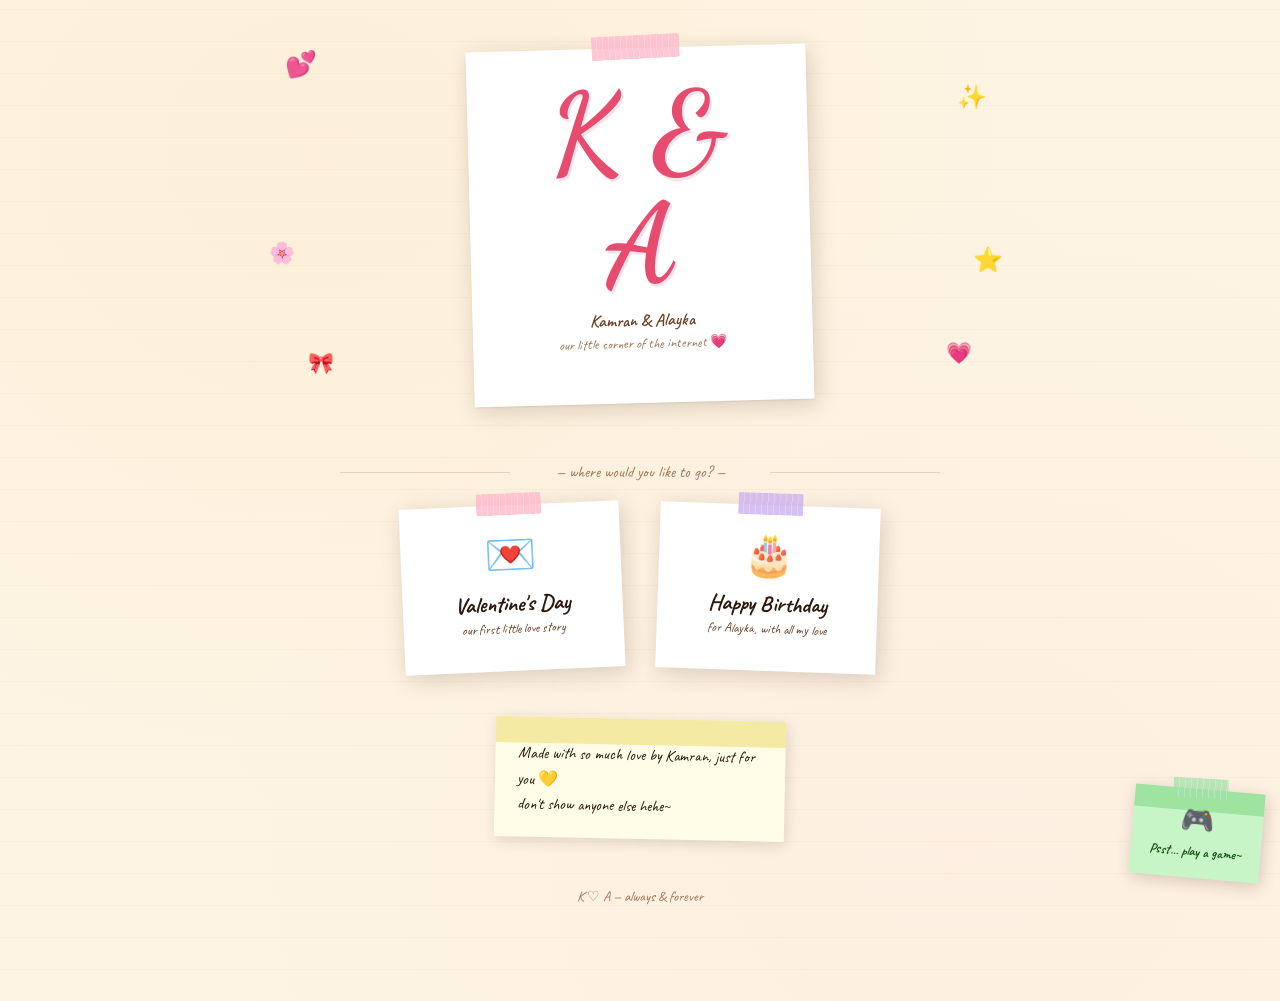
<file: index.html>
<!DOCTYPE html>
<html lang="en">
<head>
  <meta charset="UTF-8" />
  <meta name="viewport" content="width=device-width, initial-scale=1.0" />
  <title>K &amp; A — Our Little Scrapbook</title>
  <meta name="description" content="Kamran &amp; Alayka — a little corner of the internet, just for two." />
  <link rel="preconnect" href="https://fonts.googleapis.com" />
  <link rel="preconnect" href="https://fonts.gstatic.com" crossorigin />
  <link href="https://fonts.googleapis.com/css2?family=Caveat:wght@400;600;700&family=Dancing+Script:wght@400;700&display=swap" rel="stylesheet" />
  <style>
    *, *::before, *::after { margin: 0; padding: 0; box-sizing: border-box; }

    :root {
      --paper:       #fdf4e3;
      --ink:         #2c1a0e;
      --ink-soft:    #6b4226;
      --ink-faint:   #a07858;
      --pink:        #e74c6f;
      --purple:      #9b59b6;
      --gold:        #f0a500;
      --tape-pink:   rgba(255,182,200,0.76);
      --tape-purple: rgba(200,170,240,0.73);
      --tape-yellow: rgba(255,235,150,0.78);
      --tape-green:  rgba(160,225,170,0.72);
      --shadow:      3px 5px 22px rgba(60,30,10,0.18);
      --font-hand:    'Caveat', cursive;
      --font-display: 'Dancing Script', cursive;
    }

    html { scroll-behavior: smooth; }

    body {
      font-family: var(--font-hand);
      background-color: var(--paper);
      background-image:
        repeating-linear-gradient(0deg, transparent, transparent 31px, rgba(170,130,70,0.09) 32px),
        radial-gradient(ellipse at 25% 15%, rgba(255,220,170,0.18) 0%, transparent 55%),
        radial-gradient(ellipse at 75% 85%, rgba(255,200,210,0.12) 0%, transparent 55%);
      min-height: 100vh;
      color: var(--ink);
      overflow-x: hidden;
    }

    /* tape strip helper - applied via ::before/::after */
    .tape-strip {
      position: absolute;
      height: 24px;
      border-radius: 2px;
      background-image: repeating-linear-gradient(
        90deg, transparent 0 5px, rgba(255,255,255,0.22) 5px 6px
      );
    }

    /* ======== PAGE ======== */
    .page {
      max-width: 820px;
      margin: 0 auto;
      padding: 2.5rem 1.5rem 6rem;
      position: relative;
    }

    /* ======== HERO ======== */
    .hero {
      display: flex;
      flex-direction: column;
      align-items: center;
      padding-bottom: 1.5rem;
      position: relative;
      min-height: 320px;
      width: 100%;
    }

    .doodle {
      position: absolute;
      pointer-events: none;
      user-select: none;
      font-size: var(--sz, 1.7rem);
      animation: dFloat var(--spd, 3.6s) ease-in-out infinite;
      animation-delay: var(--del, 0s);
      z-index: 1;
    }
    @keyframes dFloat {
      0%,100% { transform: translateY(0) rotate(var(--r0,-10deg)); }
      50%      { transform: translateY(-9px) rotate(var(--r1, 8deg)); }
    }

    /* TITLE POLAROID */
    .title-polaroid {
      background: #fff;
      padding: 1.8rem 2.8rem 3.2rem;
      box-shadow: var(--shadow), 0 1px 2px rgba(0,0,0,0.08);
      transform: rotate(-1.5deg);
      position: relative;
      width: min(340px, 90vw);
      text-align: center;
      z-index: 5;
      margin: 0.5rem auto 0;
    }
    /* Pink washi tape on top */
    .title-polaroid::before {
      content: '';
      position: absolute;
      top: -13px; left: 50%;
      transform: translateX(-50%) rotate(-1.5deg);
      width: 88px; height: 24px;
      background-color: var(--tape-pink);
      background-image: repeating-linear-gradient(90deg, transparent 0 5px, rgba(255,255,255,0.22) 5px 6px);
      border-radius: 2px;
      z-index: 6;
    }
    .monogram {
      font-family: var(--font-display);
      font-size: clamp(4.5rem, 14vw, 7rem);
      font-weight: 700;
      color: var(--pink);
      line-height: 1;
      text-shadow: 2px 3px 0 rgba(231,76,111,0.14);
    }
    .polaroid-caption {
      margin-top: 0.5rem;
      font-size: 1.1rem;
      font-weight: 600;
      color: var(--ink-soft);
    }
    .polaroid-sub {
      font-size: 0.88rem;
      color: var(--ink-faint);
      margin-top: 0.2rem;
    }

    /* ======== SECTION HINT ======== */
    .section-hint {
      text-align: center;
      font-size: 1rem;
      color: var(--ink-faint);
      margin: 2.2rem 0 1.4rem;
      position: relative;
    }
    .section-hint::before,
    .section-hint::after {
      content: '';
      position: absolute;
      top: 50%;
      width: 22%;
      height: 1px;
      background: rgba(160,120,88,0.25);
    }
    .section-hint::before { right: calc(50% + 130px); }
    .section-hint::after  { left:  calc(50% + 130px); }

    /* ======== NAV CARDS ======== */
    .nav-cards {
      display: flex;
      flex-wrap: wrap;
      gap: 2.2rem;
      justify-content: center;
    }

    .nav-card {
      background: #fff;
      padding: 1.5rem 1.8rem 2rem;
      box-shadow: var(--shadow);
      text-decoration: none;
      color: var(--ink);
      position: relative;
      width: min(220px, 88vw);
      text-align: center;
      display: block;
      transition: transform 0.25s ease, box-shadow 0.25s ease;
    }
    .nav-card:nth-child(1) { transform: rotate(-2.5deg); }
    .nav-card:nth-child(2) { transform: rotate(2deg); }
    .nav-card:hover {
      transform: rotate(0deg) translateY(-8px) scale(1.04) !important;
      box-shadow: 5px 14px 35px rgba(60,30,10,0.26);
      z-index: 10;
    }
    /* Tape on each card */
    .nav-card::before {
      content: '';
      position: absolute;
      top: -12px; left: 50%;
      transform: translateX(-50%);
      width: 65px; height: 22px;
      border-radius: 2px;
      background-image: repeating-linear-gradient(90deg, transparent 0 5px, rgba(255,255,255,0.22) 5px 6px);
    }
    .nav-card:nth-child(1)::before { background-color: var(--tape-pink); }
    .nav-card:nth-child(2)::before { background-color: var(--tape-purple); }

    .nav-icon {
      font-size: 2.6rem;
      display: block;
      margin-bottom: 0.5rem;
      transition: transform 0.3s ease;
    }
    .nav-card:hover .nav-icon { transform: scale(1.2) rotate(-6deg); }
    .nav-title {
      font-size: 1.4rem;
      font-weight: 700;
      display: block;
    }
    .nav-desc {
      font-size: 0.84rem;
      color: var(--ink-soft);
      margin-top: 0.3rem;
      line-height: 1.4;
    }

    /* ======== STICKY NOTE ======== */
    .sticky {
      background: #fffde7;
      padding: 1.2rem 1.4rem;
      box-shadow: 2px 4px 14px rgba(60,30,10,0.14);
      position: relative;
      width: min(290px, 88vw);
      margin: 3rem auto 0;
      transform: rotate(1.2deg);
    }
    .sticky::before {
      content: '';
      position: absolute;
      top: 0; left: 0; right: 0;
      height: 26px;
      background: rgba(230,210,80,0.45);
    }
    .sticky p {
      font-size: 1rem;
      line-height: 1.6;
      color: var(--ink);
      padding-top: 0.3rem;
    }

    /* ======== GAME CORNER ======== */
    .game-corner {
      position: fixed;
      bottom: 22px;
      right: 18px;
      z-index: 100;
      text-decoration: none;
    }
    .game-note {
      background: #c8f5c8;
      padding: 0.85rem 1rem 1.1rem;
      box-shadow: 2px 4px 16px rgba(60,30,10,0.2);
      transform: rotate(5deg);
      transition: transform 0.25s ease, box-shadow 0.25s ease;
      position: relative;
      width: 130px;
      text-align: center;
    }
    .game-note::before {
      content: '';
      position: absolute;
      top: 0; left: 0; right: 0;
      height: 22px;
      background: rgba(100,200,100,0.42);
    }
    .game-note::after {
      content: '';
      position: absolute;
      top: -11px; left: 50%;
      transform: translateX(-50%) rotate(-2deg);
      width: 55px; height: 20px;
      background-color: var(--tape-green);
      background-image: repeating-linear-gradient(90deg, transparent 0 5px, rgba(255,255,255,0.22) 5px 6px);
      border-radius: 2px;
    }
    .game-corner:hover .game-note {
      transform: rotate(0deg) scale(1.08);
      box-shadow: 4px 8px 24px rgba(60,30,10,0.26);
    }
    .game-note-icon  { font-size: 1.7rem; display: block; margin-bottom: 0.25rem; }
    .game-note-text  { font-size: 0.85rem; font-weight: 700; color: #1a5a1a; line-height: 1.3; }

    /* ======== FLOATING HEARTS ======== */
    #hearts-layer {
      position: fixed; inset: 0;
      pointer-events: none; z-index: 0; overflow: hidden;
    }
    .fheart {
      position: absolute; bottom: -40px; opacity: 0;
      font-size: var(--fs); color: var(--fc);
      animation: riseH var(--dur) var(--del) ease-in forwards;
    }
    @keyframes riseH {
      0%   { opacity: 0; transform: translateY(0) rotate(0deg); }
      12%  { opacity: 0.3; }
      88%  { opacity: 0.2; }
      100% { opacity: 0; transform: translateY(-88vh) translateX(var(--sx)) rotate(18deg); }
    }

    /* ======== FOOTER ======== */
    .page-foot {
      text-align: center;
      margin-top: 3rem;
      font-size: 0.9rem;
      color: var(--ink-faint);
    }

    @media (max-width: 520px) {
      .nav-card  { width: 90vw; }
      .nav-cards { gap: 2.8rem; }
      .section-hint::before, .section-hint::after { display: none; }
    }
  </style>
</head>
<body>
  <div id="hearts-layer" aria-hidden="true"></div>

  <div class="page">
    <!-- HERO -->
    <div class="hero">
      <span class="doodle" style="top:8px;  left:4%;  --sz:1.6rem;--r0:-15deg;--r1:10deg;--del:0s;">💕</span>
      <span class="doodle" style="top:42px; right:5%; --sz:1.5rem;--r0:12deg; --r1:-8deg;--del:-1.2s;">✨</span>
      <span class="doodle" style="top:200px;left:2%;  --sz:1.3rem;--r0:5deg;  --r1:-12deg;--del:-2s;--spd:4.2s;">🌸</span>
      <span class="doodle" style="top:205px;right:3%; --sz:1.5rem;--r0:-8deg; --r1:12deg; --del:-0.5s;--spd:5s;">⭐</span>
      <span class="doodle" style="top:310px;left:7%;  --sz:1.3rem;--r0:20deg; --r1:-10deg;--del:-1s;--spd:3.2s;">🎀</span>
      <span class="doodle" style="top:300px;right:7%; --sz:1.3rem;--r0:-18deg;--r1:8deg;  --del:-1.8s;--spd:4s;">💗</span>

      <div class="title-polaroid">
        <div class="monogram">K &amp; A</div>
        <p class="polaroid-caption">Kamran &amp; Alayka</p>
        <p class="polaroid-sub">our little corner of the internet 💗</p>
      </div>
    </div>

    <p class="section-hint">— where would you like to go? —</p>

    <!-- Nav cards -->
    <div class="nav-cards">
      <a href="valentines.html" class="nav-card" id="btn-valentines">
        <span class="nav-icon">💌</span>
        <span class="nav-title">Valentine's Day</span>
        <span class="nav-desc">our first little love story</span>
      </a>
      <a href="birthday.html" class="nav-card" id="btn-birthday">
        <span class="nav-icon">🎂</span>
        <span class="nav-title">Happy Birthday</span>
        <span class="nav-desc">for Alayka, with all my love</span>
      </a>
    </div>

    <!-- Sticky note -->
    <div class="sticky" role="note" aria-label="Personal note">
      <p>Made with so much love by Kamran, just for you 💛<br>don't show anyone else hehe~</p>
    </div>

    <div class="page-foot">K ♡ A — always &amp; forever</div>
  </div>

  <!-- Game corner -->
  <a href="game.html" class="game-corner" id="btn-game" aria-label="Play a game">
    <div class="game-note">
      <span class="game-note-icon">🎮</span>
      <span class="game-note-text">Psst… play a game~</span>
    </div>
  </a>

  <script>
    const layer  = document.getElementById('hearts-layer');
    const chars  = ['♥','❤','💕','💗','🌸','✨','💖'];
    const colors = ['#e74c6f','#ff8fbf','#d4a5ff','#f0a500','#ffb8cf'];

    function spawnHeart() {
      const el = document.createElement('span');
      el.className = 'fheart';
      const dur = 9 + Math.random() * 6;
      const del = Math.random() * 3;
      el.style.cssText = `
        left:${Math.random()*100}%;
        --fs:${12+Math.random()*14}px;
        --fc:${colors[Math.floor(Math.random()*colors.length)]};
        --dur:${dur}s; --del:${del}s;
        --sx:${(Math.random()-0.5)*80}px;
      `;
      el.textContent = chars[Math.floor(Math.random()*chars.length)];
      layer.appendChild(el);
      setTimeout(() => el.remove(), (dur+del)*1000);
    }

    for (let i = 0; i < 5; i++) setTimeout(spawnHeart, i * 900);
    setInterval(spawnHeart, 1400);
  </script>
</body>
</html>
</file>
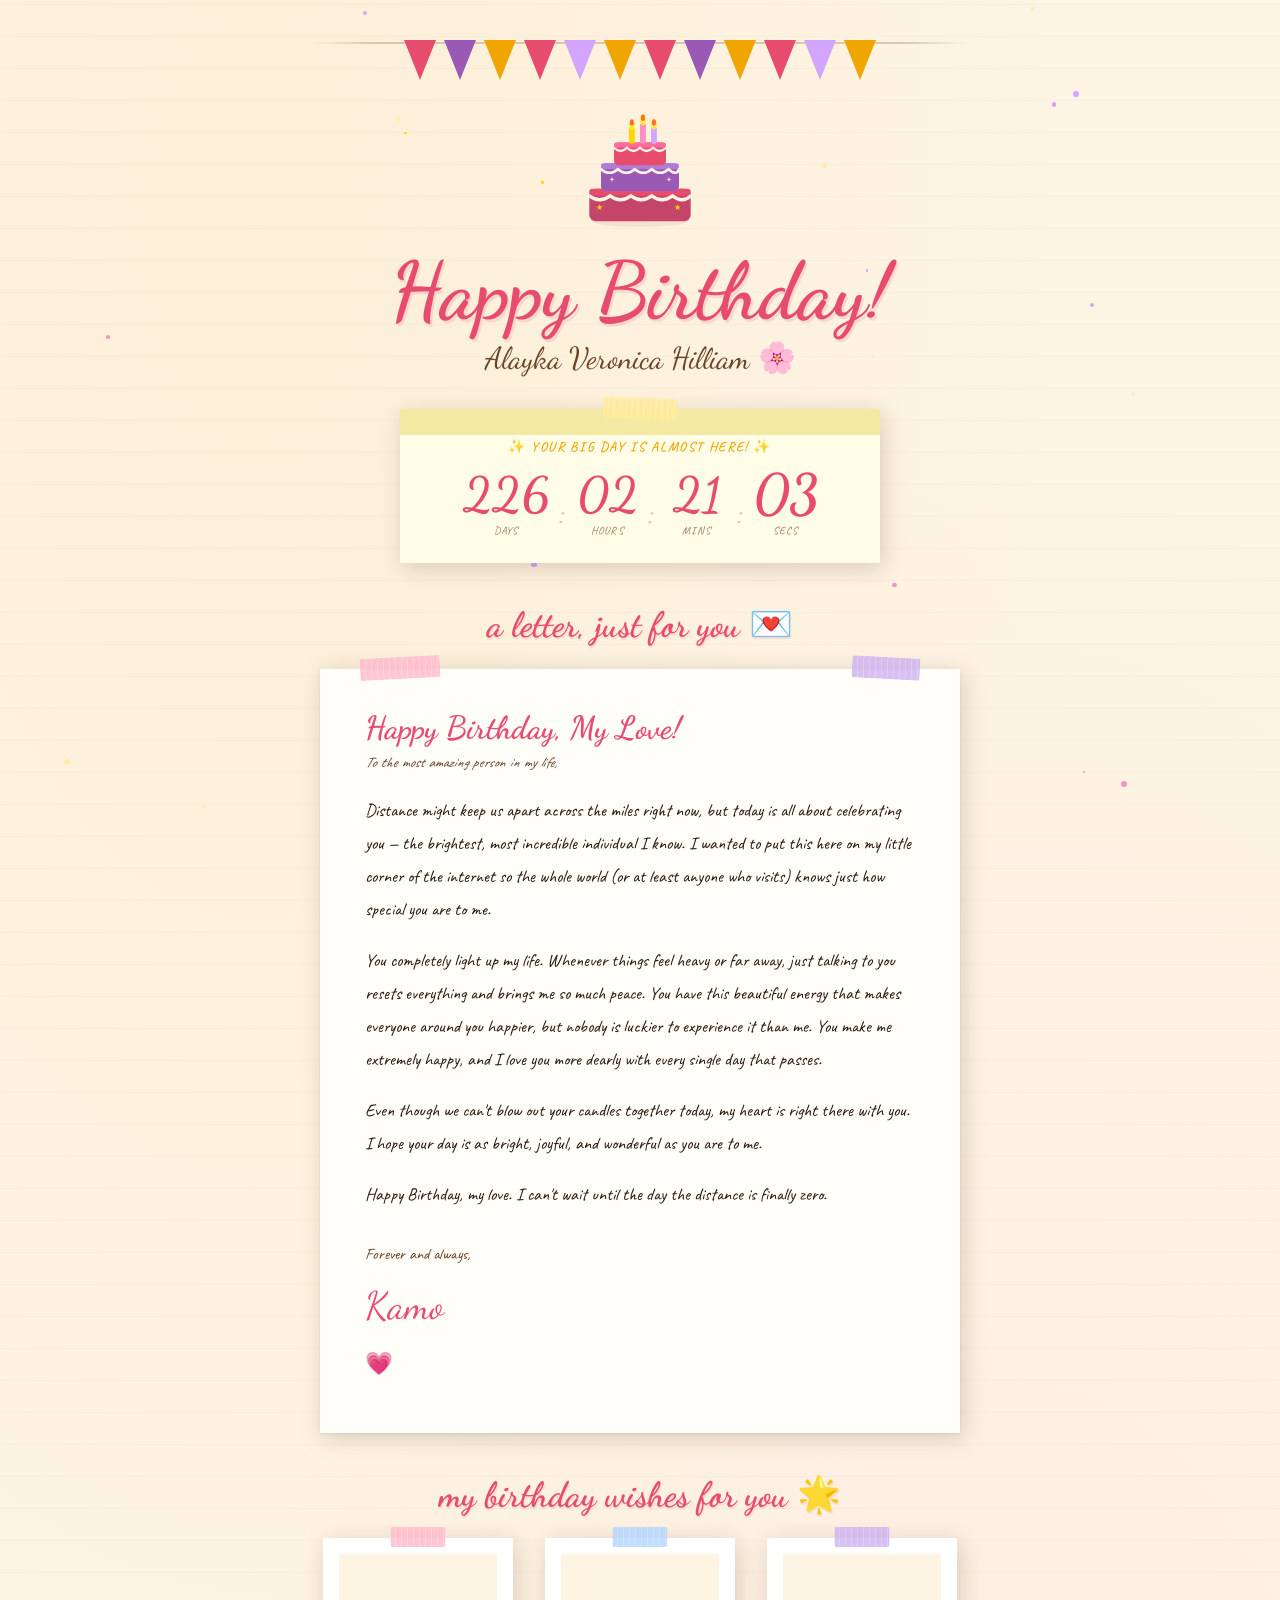
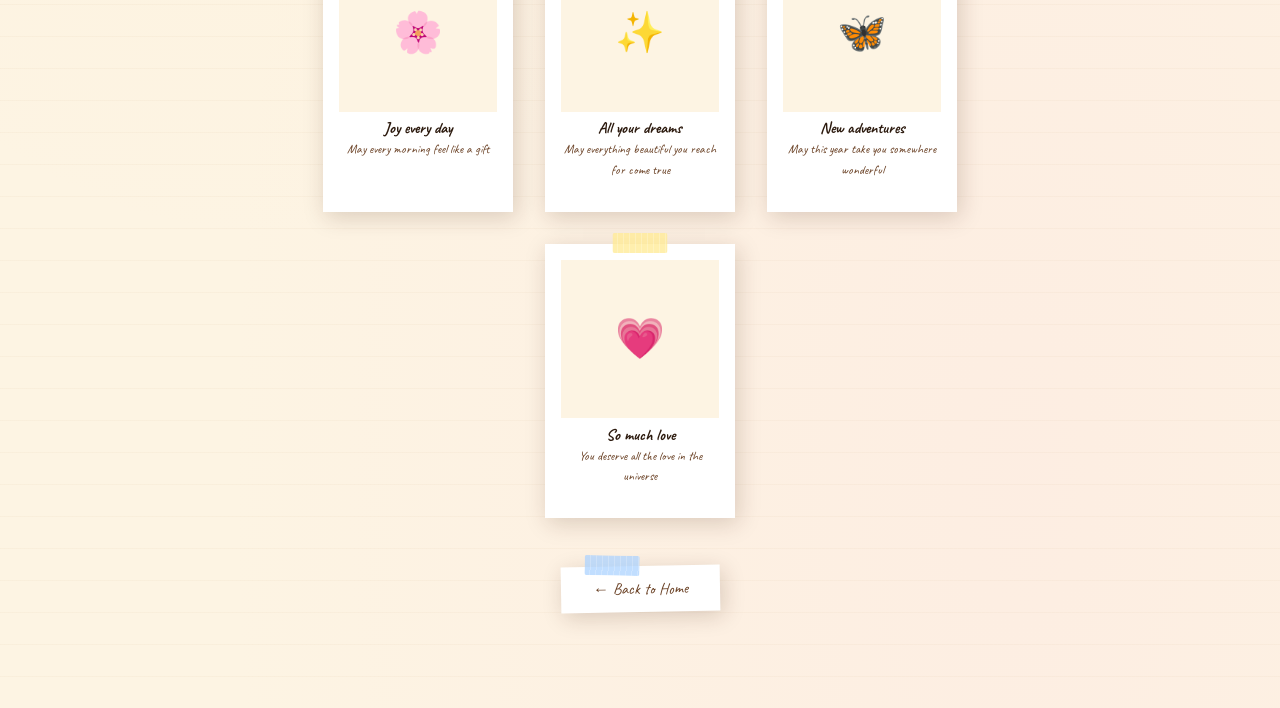
<file: birthday.html>
<!DOCTYPE html>
<html lang="en">
<head>
  <meta charset="UTF-8" />
  <meta name="viewport" content="width=device-width, initial-scale=1.0" />
  <title>Happy Birthday, Alayka! 🎂</title>
  <meta name="description" content="A special birthday scrapbook page for Alayka Veronica Hilliam — made with all the love in the world." />
  <link rel="preconnect" href="https://fonts.googleapis.com" />
  <link rel="preconnect" href="https://fonts.gstatic.com" crossorigin />
  <link href="https://fonts.googleapis.com/css2?family=Caveat:wght@400;600;700&family=Dancing+Script:wght@400;700&display=swap" rel="stylesheet" />
  <style>
    *, *::before, *::after { margin: 0; padding: 0; box-sizing: border-box; }

    :root {
      --paper:        #fdf4e3;
      --ink:          #2c1a0e;
      --ink-soft:     #6b4226;
      --ink-faint:    #a07858;
      --pink:         #e74c6f;
      --pink-light:   #ffb8cf;
      --purple:       #9b59b6;
      --gold:         #f0a500;
      --gold-soft:    #ffe0a0;
      --tape-yellow:  rgba(255,235,150,0.78);
      --tape-pink:    rgba(255,182,200,0.76);
      --tape-purple:  rgba(200,170,240,0.73);
      --tape-blue:    rgba(170,210,255,0.73);
      --shadow:       3px 5px 22px rgba(60,30,10,0.18);
      --font-hand:    'Caveat', cursive;
      --font-display: 'Dancing Script', cursive;
    }

    html { scroll-behavior: smooth; }

    body {
      font-family: var(--font-hand);
      background-color: var(--paper);
      background-image:
        repeating-linear-gradient(0deg, transparent, transparent 31px, rgba(170,130,70,0.09) 32px),
        radial-gradient(ellipse at 20% 10%, rgba(255,220,170,0.2) 0%, transparent 55%),
        radial-gradient(ellipse at 80% 90%, rgba(255,200,220,0.15) 0%, transparent 55%);
      color: var(--ink);
      overflow-x: hidden;
    }

    /* ======== BALLOONS ======== */
    #balloons-layer {
      position: fixed; inset: 0;
      pointer-events: none; z-index: 0; overflow: hidden;
    }
    .balloon-wrap {
      position: absolute;
      bottom: -130px;
      opacity: 0;
      animation: riseBaloon var(--dur) var(--del) ease-in forwards;
    }
    @keyframes riseBaloon {
      0%   { opacity: 0; transform: translateY(0) rotate(0deg); }
      8%   { opacity: var(--op); }
      88%  { opacity: var(--op); }
      100% { opacity: 0; transform: translateY(calc(-100vh - 160px)) translateX(var(--sx)) rotate(var(--rot)); }
    }

    /* ======== CONFETTI ======== */
    .confetti {
      position: fixed;
      top: -18px;
      border-radius: 2px;
      pointer-events: none;
      z-index: 1;
      animation: confFall var(--cf-dur) var(--cf-del) ease-in forwards;
    }
    @keyframes confFall {
      0%   { opacity: 1; transform: translateY(0) translateX(0) rotate(0deg); }
      100% { opacity: 0; transform: translateY(108vh) translateX(var(--cf-x)) rotate(var(--cf-rot)); }
    }

    /* ======== SPARKLES ======== */
    .sparkle {
      position: fixed;
      border-radius: 50%;
      pointer-events: none;
      animation: twinkle var(--tw-dur) var(--tw-del) ease-in-out infinite alternate;
    }
    @keyframes twinkle {
      0%   { opacity: 0; transform: scale(0.5); }
      100% { opacity: var(--tw-op); transform: scale(1.3); }
    }

    /* ======== PAGE ======== */
    .page {
      max-width: 780px;
      margin: 0 auto;
      padding: 2rem 1.5rem 6rem;
      position: relative;
      z-index: 10;
    }

    /* ======== BUNTING ======== */
    .bunting {
      display: flex;
      justify-content: center;
      align-items: flex-start;
      gap: 0;
      margin-bottom: 0.5rem;
      position: relative;
      height: 54px;
      overflow: visible;
    }
    .bunting-string {
      position: absolute;
      top: 10px;
      left: 5%;
      right: 5%;
      height: 2px;
      background: linear-gradient(90deg, transparent, rgba(160,120,80,0.35) 10%, rgba(160,120,80,0.35) 90%, transparent);
    }
    .bunting-flag {
      width: 32px;
      height: 40px;
      position: relative;
      margin: 0 4px;
      top: 8px;
      clip-path: polygon(0 0, 100% 0, 50% 100%);
      animation: flagSway 3s ease-in-out infinite;
      animation-delay: var(--fw-del, 0s);
    }
    @keyframes flagSway {
      0%,100% { transform: rotate(-3deg); }
      50%      { transform: rotate(3deg); }
    }

    /* ======== HEADER ======== */
    .header-area {
      text-align: center;
      margin-bottom: 2rem;
    }

    .cake-wrap {
      display: inline-block;
      animation: cakeBob 2.6s ease-in-out infinite;
    }
    @keyframes cakeBob {
      0%,100% { transform: translateY(0) rotate(-2deg); }
      50%      { transform: translateY(-10px) rotate(2deg); }
    }

    .hero-title {
      font-family: var(--font-display);
      font-size: clamp(2.8rem, 10vw, 5rem);
      font-weight: 700;
      color: var(--pink);
      text-shadow: 2px 3px 0 rgba(231,76,111,0.15);
      line-height: 1.1;
      margin-top: 0.5rem;
    }
    .hero-name {
      font-family: var(--font-display);
      font-size: clamp(1.2rem, 4vw, 1.9rem);
      color: var(--ink-soft);
      margin-top: 0.3rem;
    }

    /* ======== TIMER STICKY ======== */
    .timer-sticky {
      background: #fffde7;
      padding: 1.3rem 1.6rem 1.5rem;
      box-shadow: var(--shadow);
      position: relative;
      width: min(480px, 94vw);
      margin: 2rem auto;
      transform: rotate(-1deg);
    }
    .timer-sticky::before {
      content: '';
      position: absolute;
      top: 0; left: 0; right: 0;
      height: 26px;
      background: rgba(230,210,80,0.45);
    }
    /* Yellow tape top center */
    .timer-sticky::after {
      content: '';
      position: absolute;
      top: -11px; left: 50%;
      transform: translateX(-50%) rotate(2deg);
      width: 75px; height: 21px;
      background-color: var(--tape-yellow);
      background-image: repeating-linear-gradient(90deg, transparent 0 5px, rgba(255,255,255,0.22) 5px 6px);
      border-radius: 2px;
    }
    .timer-label {
      font-size: 0.85rem;
      letter-spacing: 0.12em;
      text-transform: uppercase;
      color: var(--gold);
      text-align: center;
      margin-bottom: 1rem;
      padding-top: 0.5rem;
      font-weight: 600;
    }
    .timer-grid {
      display: flex;
      justify-content: center;
      align-items: flex-end;
      gap: 0.6rem;
      flex-wrap: wrap;
    }
    .timer-block {
      text-align: center;
      min-width: 62px;
    }
    .timer-num {
      font-family: var(--font-display);
      font-size: clamp(2rem, 6vw, 3rem);
      font-weight: 700;
      color: var(--pink);
      line-height: 1;
      display: block;
      transition: transform 0.15s ease;
    }
    .timer-num.tick { transform: scale(1.15); }
    .timer-unit {
      font-size: 0.68rem;
      text-transform: uppercase;
      letter-spacing: 0.1em;
      color: var(--ink-faint);
    }
    .timer-sep {
      font-family: var(--font-display);
      font-size: 2.2rem;
      color: rgba(160,120,88,0.4);
      line-height: 1;
      margin-bottom: 0.5rem;
    }
    .birthday-today {
      display: none;
      text-align: center;
      font-family: var(--font-display);
      font-size: 1.6rem;
      color: var(--pink);
      padding-top: 0.4rem;
      animation: popIn 0.5s ease;
    }
    @keyframes popIn {
      0%   { opacity: 0; transform: scale(0.7); }
      100% { opacity: 1; transform: scale(1); }
    }

    /* ======== LETTER CARD ======== */
    .letter-section {
      margin: 2.5rem 0;
    }
    .section-heading {
      font-family: var(--font-display);
      font-size: clamp(1.6rem, 5vw, 2.2rem);
      color: var(--pink);
      text-align: center;
      margin-bottom: 1.4rem;
      text-shadow: 1px 2px 0 rgba(231,76,111,0.12);
    }

    .letter-card {
      background: #fffef9;
      padding: 2.5rem 2.8rem 3rem;
      box-shadow: var(--shadow), 0 1px 3px rgba(0,0,0,0.07);
      position: relative;
      width: min(640px, 96vw);
      margin: 0 auto;
      transform: rotate(0.6deg);
      border-top: 1px solid rgba(200,180,150,0.3);
    }
    /* Pink tape top-left */
    .letter-card::before {
      content: '';
      position: absolute;
      top: -12px; left: 2.5rem;
      transform: rotate(-3deg);
      width: 80px; height: 22px;
      background-color: var(--tape-pink);
      background-image: repeating-linear-gradient(90deg, transparent 0 5px, rgba(255,255,255,0.22) 5px 6px);
      border-radius: 2px;
    }
    /* Purple tape top-right */
    .letter-card::after {
      content: '';
      position: absolute;
      top: -12px; right: 2.5rem;
      transform: rotate(3deg);
      width: 68px; height: 22px;
      background-color: var(--tape-purple);
      background-image: repeating-linear-gradient(90deg, transparent 0 5px, rgba(255,255,255,0.22) 5px 6px);
      border-radius: 2px;
    }

    .letter-salutation {
      font-family: var(--font-display);
      font-size: clamp(1.5rem, 5vw, 2rem);
      font-weight: 700;
      color: var(--pink);
      margin-bottom: 0.4rem;
    }
    .letter-intro {
      font-size: 0.92rem;
      color: var(--ink-soft);
      margin-bottom: 1.4rem;
      font-style: italic;
    }
    .letter-body p {
      font-size: clamp(1rem, 2.5vw, 1.12rem);
      line-height: 1.85;
      color: var(--ink);
      margin-bottom: 1.1rem;
    }
    .letter-body p:last-child { margin-bottom: 0; }

    .letter-closing {
      margin-top: 1.8rem;
      font-size: 1rem;
      color: var(--ink-soft);
      line-height: 1.8;
    }
    .letter-signature {
      font-family: var(--font-display);
      font-size: clamp(1.8rem, 5vw, 2.4rem);
      color: var(--pink);
      display: block;
      margin-top: 0.2rem;
    }
    .letter-heart {
      display: block;
      font-size: 1.4rem;
      margin-top: 0.2rem;
      animation: heartbeat 1.6s ease-in-out infinite;
    }
    @keyframes heartbeat {
      0%,100% { transform: scale(1); }
      14%     { transform: scale(1.25); }
      28%     { transform: scale(1); }
      42%     { transform: scale(1.18); }
    }

    /* ======== WISHES POLAROIDS ======== */
    .wishes-section {
      margin: 2.5rem 0;
    }
    .wishes-grid {
      display: flex;
      flex-wrap: wrap;
      gap: 2rem;
      justify-content: center;
    }
    .wish-polaroid {
      background: #fff;
      padding: 1rem 1rem 2rem;
      box-shadow: var(--shadow);
      width: min(190px, 44vw);
      text-align: center;
      position: relative;
      transition: transform 0.25s ease, box-shadow 0.25s ease;
    }
    .wish-polaroid:nth-child(1) { transform: rotate(-3deg); }
    .wish-polaroid:nth-child(2) { transform: rotate(2.5deg); }
    .wish-polaroid:nth-child(3) { transform: rotate(-1.5deg); }
    .wish-polaroid:nth-child(4) { transform: rotate(3.5deg); }
    .wish-polaroid:hover {
      transform: rotate(0deg) scale(1.06) translateY(-6px) !important;
      box-shadow: 5px 12px 28px rgba(60,30,10,0.22);
      z-index: 5;
    }
    /* Tape on polaroid */
    .wish-polaroid::before {
      content: '';
      position: absolute;
      top: -11px; left: 50%;
      transform: translateX(-50%);
      width: 55px; height: 20px;
      border-radius: 2px;
      background-image: repeating-linear-gradient(90deg, transparent 0 5px, rgba(255,255,255,0.22) 5px 6px);
    }
    .wish-polaroid:nth-child(1)::before { background-color: var(--tape-pink); }
    .wish-polaroid:nth-child(2)::before { background-color: var(--tape-blue); }
    .wish-polaroid:nth-child(3)::before { background-color: var(--tape-purple); }
    .wish-polaroid:nth-child(4)::before { background-color: var(--tape-yellow); }

    .wish-icon-box {
      background: var(--paper);
      aspect-ratio: 1;
      display: flex;
      align-items: center;
      justify-content: center;
      font-size: 2.5rem;
      margin-bottom: 0.4rem;
    }
    .wish-title {
      font-size: 1rem;
      font-weight: 700;
      color: var(--ink);
      display: block;
    }
    .wish-text {
      font-size: 0.8rem;
      color: var(--ink-soft);
      line-height: 1.4;
      margin-top: 0.2rem;
    }

    /* ======== BACK BUTTON ======== */
    .back-wrap {
      text-align: center;
      margin-top: 3rem;
    }
    .back-btn {
      display: inline-block;
      background: #fff;
      padding: 0.8rem 2rem;
      box-shadow: var(--shadow);
      text-decoration: none;
      color: var(--ink-soft);
      font-size: 1rem;
      font-family: var(--font-hand);
      transform: rotate(-1deg);
      transition: transform 0.2s ease, box-shadow 0.2s ease;
      position: relative;
    }
    .back-btn::before {
      content: '';
      position: absolute;
      top: -11px; left: 1.5rem;
      width: 55px; height: 20px;
      background-color: var(--tape-blue);
      background-image: repeating-linear-gradient(90deg, transparent 0 5px, rgba(255,255,255,0.22) 5px 6px);
      border-radius: 2px;
      transform: rotate(2deg);
    }
    .back-btn:hover {
      transform: rotate(0deg) scale(1.04);
      box-shadow: 4px 8px 22px rgba(60,30,10,0.22);
      color: var(--pink);
    }

    /* ======== SCROLL REVEAL ======== */
    .reveal {
      opacity: 0;
      transform: translateY(26px);
      transition: opacity 0.7s ease, transform 0.7s ease;
    }
    .reveal.visible {
      opacity: 1;
      transform: translateY(0);
    }

    @media (max-width: 520px) {
      .wish-polaroid { width: 42vw; }
      .letter-card { padding: 1.8rem 1.4rem 2.2rem; }
    }
  </style>
</head>
<body>
  <div id="balloons-layer" aria-hidden="true"></div>

  <div class="page">
    <!-- BUNTING -->
    <div class="bunting" aria-hidden="true">
      <div class="bunting-string"></div>
      <div class="bunting-flag" style="background:#e74c6f;--fw-del:0s;"></div>
      <div class="bunting-flag" style="background:#9b59b6;--fw-del:0.15s;"></div>
      <div class="bunting-flag" style="background:#f0a500;--fw-del:0.3s;"></div>
      <div class="bunting-flag" style="background:#e74c6f;--fw-del:0.45s;"></div>
      <div class="bunting-flag" style="background:#d4a5ff;--fw-del:0.6s;"></div>
      <div class="bunting-flag" style="background:#f0a500;--fw-del:0.75s;"></div>
      <div class="bunting-flag" style="background:#e74c6f;--fw-del:0.9s;"></div>
      <div class="bunting-flag" style="background:#9b59b6;--fw-del:1.05s;"></div>
      <div class="bunting-flag" style="background:#f0a500;--fw-del:1.2s;"></div>
      <div class="bunting-flag" style="background:#e74c6f;--fw-del:1.35s;"></div>
      <div class="bunting-flag" style="background:#d4a5ff;--fw-del:1.5s;"></div>
      <div class="bunting-flag" style="background:#f0a500;--fw-del:1.65s;"></div>
    </div>

    <!-- HEADER -->
    <div class="header-area">
      <div class="cake-wrap" aria-label="Birthday cake">
        <svg width="130" height="140" viewBox="0 0 200 210" xmlns="http://www.w3.org/2000/svg">
          <ellipse cx="100" cy="192" rx="75" ry="10" fill="rgba(160,120,80,0.12)"/>
          <!-- Bottom tier -->
          <rect x="22" y="143" width="156" height="50" rx="10" fill="#c44569"/>
          <rect x="22" y="143" width="156" height="11" rx="5" fill="#e74c6f"/>
          <path d="M22 154 Q38 166 54 154 Q70 166 86 154 Q102 166 118 154 Q134 166 150 154 Q166 166 178 154" stroke="#fdf4e3" stroke-width="5" fill="none" stroke-linecap="round"/>
          <!-- Middle tier -->
          <rect x="40" y="104" width="120" height="43" rx="8" fill="#9b59b6"/>
          <rect x="40" y="104" width="120" height="9" rx="4" fill="#b07dd6"/>
          <path d="M40 113 Q53 124 66 113 Q79 124 92 113 Q105 124 118 113 Q131 124 144 113 Q157 124 160 113" stroke="#fdf4e3" stroke-width="4" fill="none" stroke-linecap="round"/>
          <!-- Top tier -->
          <rect x="60" y="72" width="80" height="35" rx="7" fill="#e74c6f"/>
          <rect x="60" y="72" width="80" height="8" rx="3.5" fill="#ff6b9d"/>
          <path d="M60 80 Q70 90 80 80 Q90 90 100 80 Q110 90 120 80 Q130 90 140 80" stroke="#fdf4e3" stroke-width="3.5" fill="none" stroke-linecap="round"/>
          <!-- Stars -->
          <text x="32" y="176" font-size="13" fill="#ffd700">★</text>
          <text x="152" y="176" font-size="13" fill="#ffd700">★</text>
          <text x="52" y="133" font-size="11" fill="#ffebb3">✦</text>
          <text x="140" y="133" font-size="11" fill="#ffebb3">✦</text>
          <!-- Candles -->
          <rect x="83"  y="48" width="9"  height="26" rx="3.5" fill="#ffd700"/>
          <rect x="100" y="42" width="9"  height="32" rx="3.5" fill="#ff8fbf"/>
          <rect x="117" y="48" width="9"  height="26" rx="3.5" fill="#d4a5ff"/>
          <!-- Flames -->
          <ellipse cx="87.5" cy="44" rx="5" ry="8" fill="#ffeb3b" opacity="0.9"/>
          <ellipse cx="87.5" cy="41" rx="3" ry="5" fill="#ff6b35"/>
          <ellipse cx="104.5" cy="37" rx="5" ry="9" fill="#ffeb3b" opacity="0.9"/>
          <ellipse cx="104.5" cy="34" rx="3" ry="5" fill="#ff6b35"/>
          <ellipse cx="121.5" cy="44" rx="5" ry="8" fill="#ffeb3b" opacity="0.9"/>
          <ellipse cx="121.5" cy="41" rx="3" ry="5" fill="#ff6b35"/>
        </svg>
      </div>
      <h1 class="hero-title">Happy Birthday!</h1>
      <p class="hero-name">Alayka Veronica Hilliam 🌸</p>
    </div>

    <!-- TIMER STICKY -->
    <div class="timer-sticky reveal" id="timer-card">
      <p class="timer-label" id="timer-label">✨ your big day is almost here! ✨</p>
      <div class="timer-grid" id="timer-grid">
        <div class="timer-block">
          <span class="timer-num" id="t-days">00</span>
          <span class="timer-unit">Days</span>
        </div>
        <span class="timer-sep">:</span>
        <div class="timer-block">
          <span class="timer-num" id="t-hours">00</span>
          <span class="timer-unit">Hours</span>
        </div>
        <span class="timer-sep">:</span>
        <div class="timer-block">
          <span class="timer-num" id="t-mins">00</span>
          <span class="timer-unit">Mins</span>
        </div>
        <span class="timer-sep">:</span>
        <div class="timer-block">
          <span class="timer-num" id="t-secs">00</span>
          <span class="timer-unit">Secs</span>
        </div>
      </div>
      <p class="birthday-today" id="bday-msg">🎉 IT'S YOUR BIRTHDAY TODAY!! 🎉</p>
    </div>

    <!-- LETTER -->
    <div class="letter-section">
      <h2 class="section-heading reveal">a letter, just for you 💌</h2>

      <div class="letter-card reveal">
        <p class="letter-salutation">Happy Birthday, My Love!</p>
        <p class="letter-intro">To the most amazing person in my life,</p>
        <div class="letter-body">
          <p>Distance might keep us apart across the miles right now, but today is all about celebrating you — the brightest, most incredible individual I know. I wanted to put this here on my little corner of the internet so the whole world (or at least anyone who visits) knows just how special you are to me.</p>
          <p>You completely light up my life. Whenever things feel heavy or far away, just talking to you resets everything and brings me so much peace. You have this beautiful energy that makes everyone around you happier, but nobody is luckier to experience it than me. You make me extremely happy, and I love you more dearly with every single day that passes.</p>
          <p>Even though we can't blow out your candles together today, my heart is right there with you. I hope your day is as bright, joyful, and wonderful as you are to me.</p>
          <p>Happy Birthday, my love. I can't wait until the day the distance is finally zero.</p>
        </div>
        <div class="letter-closing">
          Forever and always,
          <span class="letter-signature">Kamo</span>
          <span class="letter-heart">💗</span>
        </div>
      </div>
    </div>

    <!-- WISHES -->
    <div class="wishes-section">
      <h2 class="section-heading reveal">my birthday wishes for you 🌟</h2>
      <div class="wishes-grid">
        <div class="wish-polaroid reveal">
          <div class="wish-icon-box">🌸</div>
          <span class="wish-title">Joy every day</span>
          <span class="wish-text">May every morning feel like a gift</span>
        </div>
        <div class="wish-polaroid reveal">
          <div class="wish-icon-box">✨</div>
          <span class="wish-title">All your dreams</span>
          <span class="wish-text">May everything beautiful you reach for come true</span>
        </div>
        <div class="wish-polaroid reveal">
          <div class="wish-icon-box">🦋</div>
          <span class="wish-title">New adventures</span>
          <span class="wish-text">May this year take you somewhere wonderful</span>
        </div>
        <div class="wish-polaroid reveal">
          <div class="wish-icon-box">💗</div>
          <span class="wish-title">So much love</span>
          <span class="wish-text">You deserve all the love in the universe</span>
        </div>
      </div>
    </div>

    <!-- BACK BUTTON -->
    <div class="back-wrap reveal">
      <a href="index.html" class="back-btn" id="back-home">← Back to Home</a>
    </div>
  </div>

  <script>
    /* ======== COUNTDOWN TIMER ======== */
    function getBirthday() {
      const now  = new Date();
      let bday   = new Date(now.getFullYear(), 6, 19, 0, 0, 0); // July 19
      if (now >= bday) bday = new Date(now.getFullYear() + 1, 6, 19, 0, 0, 0);
      return bday;
    }
    function isTodayBirthday() {
      const n = new Date();
      return n.getMonth() === 6 && n.getDate() === 19;
    }
    function pad(n) { return String(n).padStart(2, '0'); }

    function tick() {
      if (isTodayBirthday()) {
        document.getElementById('timer-label').style.display = 'none';
        document.getElementById('timer-grid').style.display  = 'none';
        document.getElementById('bday-msg').style.display    = 'block';
        triggerBirthdayMode();
        return;
      }
      const diff  = getBirthday() - new Date();
      const days  = Math.floor(diff / 86400000);
      const hours = Math.floor((diff % 86400000) / 3600000);
      const mins  = Math.floor((diff % 3600000)  / 60000);
      const secs  = Math.floor((diff % 60000)    / 1000);

      const set = (id, val) => {
        const el  = document.getElementById(id);
        const nv  = pad(val);
        if (el.textContent !== nv) {
          el.classList.add('tick');
          setTimeout(() => el.classList.remove('tick'), 150);
        }
        el.textContent = nv;
      };
      set('t-days',  days);
      set('t-hours', hours);
      set('t-mins',  mins);
      set('t-secs',  secs);
    }
    tick();
    setInterval(tick, 1000);

    /* ======== BALLOONS ======== */
    const balloonLayer = document.getElementById('balloons-layer');
    const balloonPairs = [
      ['#e74c6f','#c44569'], ['#9b59b6','#7d3da0'],
      ['#ffd700','#f0a500'], ['#ff8fbf','#e74c6f'],
      ['#d4a5ff','#9b59b6'], ['#ff6b9d','#c44569']
    ];

    function spawnBalloon() {
      const [fill, dark] = balloonPairs[Math.floor(Math.random() * balloonPairs.length)];
      const sz  = 28 + Math.random() * 26;
      const dur = 7 + Math.random() * 7;
      const del = Math.random() * 3;
      const sx  = (Math.random() - 0.5) * 180 + 'px';
      const rot = (Math.random() - 0.5) * 35  + 'deg';
      const op  = 0.55 + Math.random() * 0.35;
      const wrap = document.createElement('div');
      wrap.className = 'balloon-wrap';
      wrap.style.cssText = `left:${Math.random()*100}%;--dur:${dur}s;--del:${del}s;--sx:${sx};--rot:${rot};--op:${op};`;
      wrap.innerHTML = `
        <svg width="${sz}" height="${sz*1.35}" viewBox="0 0 60 82" xmlns="http://www.w3.org/2000/svg">
          <ellipse cx="30" cy="28" rx="25" ry="28" fill="${fill}"/>
          <ellipse cx="22" cy="16" rx="7" ry="9"   fill="${dark}" opacity="0.35"/>
          <path d="M30 56 Q28 65 30 70 Q32 65 30 60" stroke="${dark}" stroke-width="2" fill="none"/>
          <path d="M30 70 Q25 77 28 81 Q31 77 33 81 Q36 77 30 70" fill="${dark}" opacity="0.65"/>
        </svg>`;
      balloonLayer.appendChild(wrap);
      setTimeout(() => wrap.remove(), (dur + del) * 1000);
    }
    for (let i = 0; i < 7; i++) setTimeout(spawnBalloon, i * 550);
    setInterval(spawnBalloon, 900);

    /* ======== CONFETTI LAUNCH ======== */
    const confColors = ['#ffd700','#ff8fbf','#d4a5ff','#e74c6f','#ff6b9d','#ffb300','#fdf4e3','#9b59b6'];
    function launchConfetti(n) {
      for (let i = 0; i < n; i++) {
        const el = document.createElement('div');
        el.className = 'confetti';
        const w   = 6 + Math.random() * 8;
        const dur = 2.5 + Math.random() * 2;
        const del = Math.random() * 2;
        el.style.cssText = `
          left:${Math.random()*100}%;
          width:${w}px; height:${w*(0.4+Math.random()*0.6)}px;
          background:${confColors[Math.floor(Math.random()*confColors.length)]};
          border-radius:${Math.random()>0.5?'50%':'2px'};
          --cf-dur:${dur}s; --cf-del:${del}s;
          --cf-x:${(Math.random()-0.5)*280}px;
          --cf-rot:${Math.random()*720}deg;
        `;
        document.body.appendChild(el);
        setTimeout(() => el.remove(), (dur + del) * 1000);
      }
    }
    setTimeout(() => launchConfetti(80), 400);
    setTimeout(() => launchConfetti(60), 2000);

    /* ======== SPARKLES ======== */
    const spkColors = ['#ffd700','#ff8fbf','#d4a5ff','#fdf4e3','#ffebb3'];
    for (let i = 0; i < 28; i++) {
      const sp   = document.createElement('div');
      sp.className = 'sparkle';
      const size = 2 + Math.random() * 4;
      sp.style.cssText = `
        width:${size}px; height:${size}px;
        left:${Math.random()*100}%; top:${Math.random()*100}%;
        background:${spkColors[Math.floor(Math.random()*spkColors.length)]};
        --tw-dur:${2+Math.random()*4}s;
        --tw-del:${Math.random()*3}s;
        --tw-op:${0.25+Math.random()*0.45};
      `;
      document.body.appendChild(sp);
    }

    /* ======== BIRTHDAY MODE ======== */
    function triggerBirthdayMode() {
      setInterval(() => launchConfetti(30), 1600);
    }

    /* ======== CLICK BURST ======== */
    const burstChars = ['💖','✨','🎉','⭐','🎊','💕','🌸','🎈'];
    document.addEventListener('click', e => {
      for (let i = 0; i < 8; i++) {
        const el = document.createElement('span');
        const bx = (Math.random()-0.5)*110, by = (Math.random()-0.5)*110;
        el.style.cssText = `
          position:fixed; left:${e.clientX}px; top:${e.clientY}px;
          font-size:${12+Math.random()*14}px; pointer-events:none; z-index:999;
          animation:burstOut ${0.5+Math.random()*0.35}s ease-out forwards;
          --bx:${bx}px; --by:${by}px;
        `;
        el.textContent = burstChars[Math.floor(Math.random()*burstChars.length)];
        document.body.appendChild(el);
        setTimeout(() => el.remove(), 900);
      }
    });
    const bStyle = document.createElement('style');
    bStyle.textContent = `@keyframes burstOut{0%{opacity:1;transform:translate(0,0) scale(1);}100%{opacity:0;transform:translate(var(--bx),var(--by)) scale(0.15);}}`;
    document.head.appendChild(bStyle);

    /* ======== SCROLL REVEAL ======== */
    const obs = new IntersectionObserver(entries => {
      entries.forEach(e => { if (e.isIntersecting) e.target.classList.add('visible'); });
    }, { threshold: 0.12 });
    document.querySelectorAll('.reveal').forEach(el => obs.observe(el));
  </script>
</body>
</html>
</file>
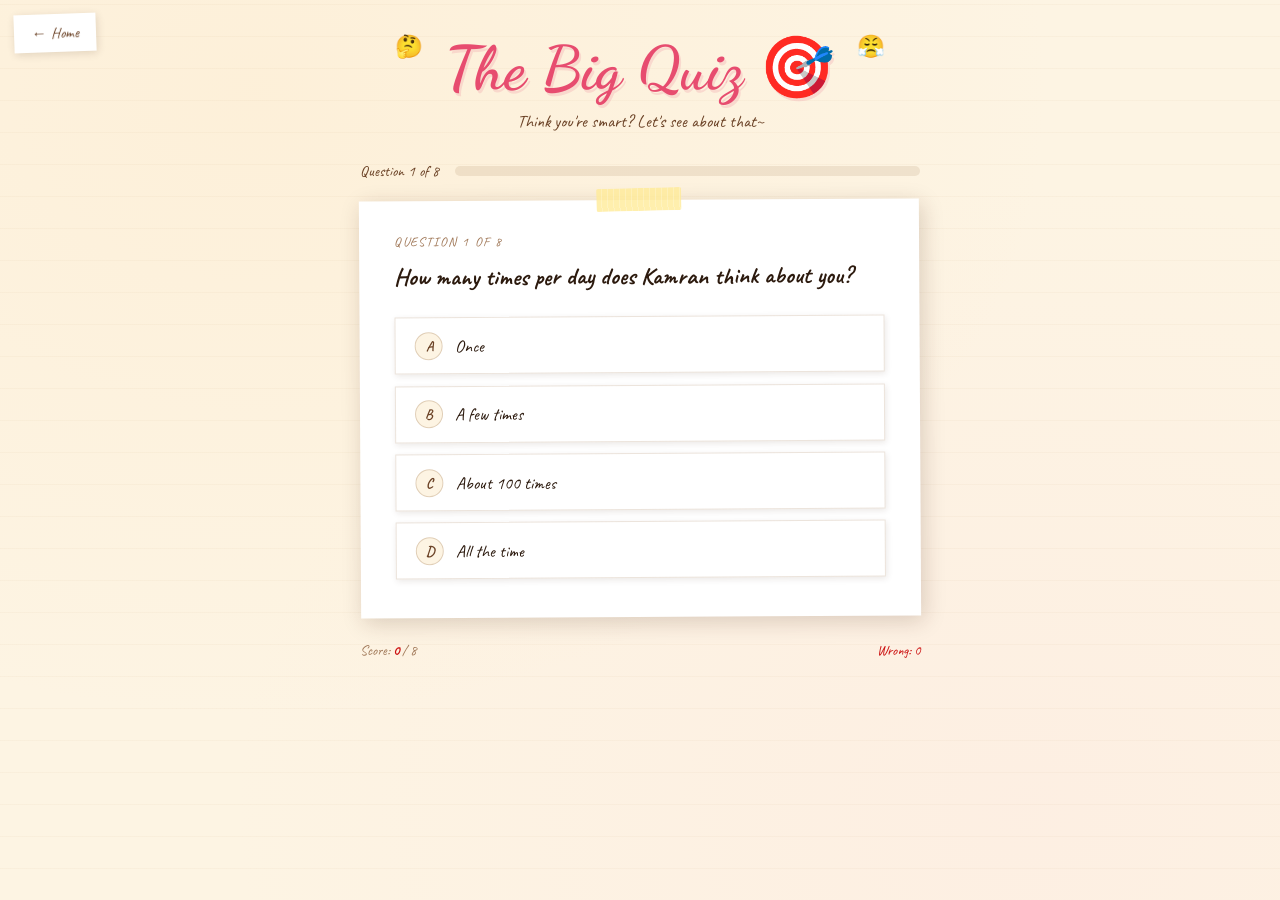
<file: game.html>
<!DOCTYPE html>
<html lang="en">
<head>
  <meta charset="UTF-8" />
  <meta name="viewport" content="width=device-width, initial-scale=1.0" />
  <title>The Big Quiz 🎯</title>
  <meta name="description" content="Think you know everything? Take the quiz and find out..." />
  <link rel="preconnect" href="https://fonts.googleapis.com" />
  <link rel="preconnect" href="https://fonts.gstatic.com" crossorigin />
  <link href="https://fonts.googleapis.com/css2?family=Caveat:wght@400;600;700&family=Dancing+Script:wght@400;700&display=swap" rel="stylesheet" />
  <style>
    *, *::before, *::after { margin: 0; padding: 0; box-sizing: border-box; }

    :root {
      --paper:        #fdf4e3;
      --ink:          #2c1a0e;
      --ink-soft:     #6b4226;
      --ink-faint:    #a07858;
      --pink:         #e74c6f;
      --purple:       #9b59b6;
      --gold:         #f0a500;
      --red-stamp:    #cc1111;
      --tape-pink:    rgba(255,182,200,0.76);
      --tape-yellow:  rgba(255,235,150,0.78);
      --tape-blue:    rgba(170,210,255,0.73);
      --tape-purple:  rgba(200,170,240,0.73);
      --tape-green:   rgba(160,225,170,0.72);
      --shadow:       3px 5px 22px rgba(60,30,10,0.18);
      --font-hand:    'Caveat', cursive;
      --font-display: 'Dancing Script', cursive;
    }

    html { scroll-behavior: smooth; }

    body {
      font-family: var(--font-hand);
      background-color: var(--paper);
      background-image:
        repeating-linear-gradient(0deg, transparent, transparent 31px, rgba(170,130,70,0.09) 32px),
        radial-gradient(ellipse at 20% 10%, rgba(255,220,170,0.18) 0%, transparent 55%),
        radial-gradient(ellipse at 80% 90%, rgba(255,200,220,0.12) 0%, transparent 55%);
      min-height: 100vh;
      color: var(--ink);
      overflow-x: hidden;
      display: flex;
      flex-direction: column;
      align-items: center;
      justify-content: flex-start;
      padding: 2rem 1rem 4rem;
    }

    /* ======== HEADER ======== */
    .game-header {
      text-align: center;
      margin-bottom: 1.8rem;
      position: relative;
    }
    .doodle {
      position: absolute;
      pointer-events: none;
      font-size: var(--sz, 1.5rem);
      animation: dFloat var(--spd, 3.5s) ease-in-out infinite;
      animation-delay: var(--del, 0s);
    }
    @keyframes dFloat {
      0%,100% { transform: translateY(0) rotate(var(--r0,-10deg)); }
      50%      { transform: translateY(-7px) rotate(var(--r1, 8deg)); }
    }

    .game-title {
      font-family: var(--font-display);
      font-size: clamp(2.4rem, 8vw, 3.8rem);
      font-weight: 700;
      color: var(--pink);
      text-shadow: 2px 3px 0 rgba(231,76,111,0.15);
    }
    .game-subtitle {
      font-size: clamp(0.95rem, 2.5vw, 1.1rem);
      color: var(--ink-soft);
      margin-top: 0.3rem;
    }

    /* ======== PROGRESS ======== */
    .progress-wrap {
      width: min(560px, 94vw);
      margin-bottom: 1.2rem;
      display: flex;
      align-items: center;
      gap: 1rem;
    }
    .progress-label {
      font-size: 0.95rem;
      color: var(--ink-soft);
      white-space: nowrap;
      flex-shrink: 0;
    }
    .progress-bar-bg {
      flex: 1;
      height: 10px;
      background: rgba(160,120,80,0.15);
      border-radius: 10px;
      overflow: hidden;
    }
    .progress-bar-fill {
      height: 100%;
      background: linear-gradient(90deg, var(--pink), var(--purple));
      border-radius: 10px;
      transition: width 0.5s ease;
      width: 0%;
    }

    /* ======== QUESTION CARD ======== */
    .question-card {
      background: #fff;
      padding: 2rem 2.2rem 2.4rem;
      box-shadow: var(--shadow);
      width: min(560px, 94vw);
      position: relative;
      transform: rotate(-0.8deg);
      transition: transform 0.3s ease;
    }
    /* Yellow tape top */
    .question-card::before {
      content: '';
      position: absolute;
      top: -12px; left: 50%;
      transform: translateX(-50%) rotate(-1deg);
      width: 85px; height: 23px;
      background-color: var(--tape-yellow);
      background-image: repeating-linear-gradient(90deg, transparent 0 5px, rgba(255,255,255,0.22) 5px 6px);
      border-radius: 2px;
    }

    .q-number {
      font-size: 0.82rem;
      letter-spacing: 0.12em;
      text-transform: uppercase;
      color: var(--ink-faint);
      margin-bottom: 0.7rem;
    }
    .q-text {
      font-size: clamp(1.2rem, 3.5vw, 1.5rem);
      font-weight: 700;
      color: var(--ink);
      line-height: 1.4;
      margin-bottom: 1.4rem;
    }

    /* ======== ANSWER BUTTONS ======== */
    .answers {
      display: flex;
      flex-direction: column;
      gap: 0.7rem;
    }
    .ans-btn {
      background: #fff;
      border: 1.5px solid rgba(160,120,80,0.2);
      padding: 0.85rem 1.2rem;
      font-family: var(--font-hand);
      font-size: 1.1rem;
      color: var(--ink);
      cursor: pointer;
      box-shadow: 1px 2px 6px rgba(60,30,10,0.1);
      text-align: left;
      display: flex;
      align-items: center;
      gap: 0.75rem;
      transition: transform 0.18s ease, box-shadow 0.18s ease, background 0.18s ease;
      position: relative;
      width: 100%;
    }
    .ans-btn:hover:not(:disabled) {
      transform: translateX(5px);
      box-shadow: 2px 4px 14px rgba(60,30,10,0.16);
      background: #fffbf5;
    }
    .ans-btn:disabled { cursor: default; opacity: 0.5; }
    .ans-btn.selected-wrong {
      background: rgba(204,17,17,0.07);
      border-color: rgba(204,17,17,0.3);
    }
    .ans-letter {
      display: inline-flex;
      align-items: center;
      justify-content: center;
      width: 28px; height: 28px;
      border-radius: 50%;
      border: 1.5px solid rgba(160,120,80,0.3);
      font-weight: 700;
      font-size: 0.9rem;
      flex-shrink: 0;
      background: var(--paper);
      color: var(--ink-soft);
    }

    /* ======== WRONG STAMP ======== */
    .stamp-overlay {
      position: absolute;
      inset: 0;
      display: flex;
      align-items: center;
      justify-content: center;
      pointer-events: none;
      z-index: 20;
      opacity: 0;
    }
    .stamp-overlay.show { animation: stampReveal 0.4s ease-out forwards; }
    @keyframes stampReveal {
      0%   { opacity: 0; }
      100% { opacity: 1; }
    }
    .stamp-text {
      font-family: var(--font-display);
      font-size: clamp(3rem, 10vw, 5rem);
      font-weight: 700;
      color: var(--red-stamp);
      border: 5px solid var(--red-stamp);
      padding: 0.2em 0.5em;
      transform: rotate(-12deg);
      border-radius: 6px;
      text-shadow: 2px 2px 0 rgba(180,0,0,0.2);
      box-shadow: inset 0 0 10px rgba(180,0,0,0.12);
      background: rgba(255,255,255,0.7);
      animation: stampSlam 0.35s cubic-bezier(0.22, 1, 0.36, 1) forwards;
      letter-spacing: 0.04em;
    }
    @keyframes stampSlam {
      0%   { transform: rotate(-12deg) scale(2.5); opacity: 0; }
      60%  { transform: rotate(-12deg) scale(0.92); opacity: 1; }
      100% { transform: rotate(-12deg) scale(1); opacity: 1; }
    }

    /* ======== WRONG MESSAGE ======== */
    .wrong-msg-wrap {
      width: min(560px, 94vw);
      display: none;
      margin-top: 1rem;
    }
    .wrong-msg-card {
      background: #fff0f0;
      border-left: 4px solid var(--red-stamp);
      padding: 1rem 1.4rem;
      box-shadow: 1px 3px 10px rgba(60,30,10,0.12);
      font-size: clamp(1rem, 2.8vw, 1.15rem);
      color: var(--ink);
      line-height: 1.5;
      animation: slideUp 0.4s ease;
    }
    @keyframes slideUp {
      from { opacity: 0; transform: translateY(12px); }
      to   { opacity: 1; transform: translateY(0); }
    }

    /* ======== NEXT BUTTON ======== */
    .next-wrap {
      width: min(560px, 94vw);
      display: none;
      justify-content: flex-end;
      margin-top: 0.9rem;
    }
    .next-btn {
      background: var(--pink);
      color: #fff;
      border: none;
      padding: 0.85rem 2rem;
      font-family: var(--font-hand);
      font-size: 1.15rem;
      font-weight: 700;
      cursor: pointer;
      box-shadow: 2px 4px 14px rgba(231,76,111,0.35);
      transition: transform 0.2s ease, box-shadow 0.2s ease;
      display: flex;
      align-items: center;
      gap: 0.5rem;
    }
    .next-btn:hover {
      transform: translateY(-3px) scale(1.03);
      box-shadow: 3px 8px 20px rgba(231,76,111,0.45);
    }

    /* ======== SCORE STRIP ======== */
    .score-strip {
      width: min(560px, 94vw);
      display: flex;
      justify-content: space-between;
      align-items: center;
      margin-top: 1rem;
      padding: 0.5rem 0;
      font-size: 0.9rem;
      color: var(--ink-faint);
    }
    .score-val {
      font-weight: 700;
      color: var(--red-stamp);
    }

    /* ======== FINAL SCREEN ======== */
    #final-screen {
      display: none;
      flex-direction: column;
      align-items: center;
      gap: 1.4rem;
      width: min(580px, 94vw);
      animation: fadeIn 0.7s ease;
    }
    @keyframes fadeIn {
      from { opacity: 0; transform: translateY(20px); }
      to   { opacity: 1; transform: translateY(0); }
    }

    .final-card {
      background: #fff;
      padding: 2.5rem 2.4rem 3rem;
      box-shadow: var(--shadow);
      width: 100%;
      text-align: center;
      position: relative;
      transform: rotate(-0.5deg);
    }
    .final-card::before {
      content: '';
      position: absolute;
      top: -13px; left: 50%;
      transform: translateX(-50%) rotate(-1deg);
      width: 95px; height: 24px;
      background-color: var(--tape-pink);
      background-image: repeating-linear-gradient(90deg, transparent 0 5px, rgba(255,255,255,0.22) 5px 6px);
      border-radius: 2px;
    }
    .final-title {
      font-family: var(--font-display);
      font-size: clamp(2rem, 7vw, 3rem);
      color: var(--pink);
      text-shadow: 2px 3px 0 rgba(231,76,111,0.14);
      margin-bottom: 0.5rem;
    }
    .final-score {
      font-size: clamp(1.1rem, 3vw, 1.3rem);
      color: var(--red-stamp);
      font-weight: 700;
      margin-bottom: 1rem;
    }
    .final-msg {
      font-size: clamp(1rem, 2.5vw, 1.12rem);
      color: var(--ink);
      line-height: 1.8;
      margin-bottom: 1rem;
    }
    .final-sig {
      font-family: var(--font-display);
      font-size: 1.8rem;
      color: var(--pink);
      display: block;
      margin-top: 0.5rem;
    }
    .final-heart {
      font-size: 1.8rem;
      display: block;
      animation: heartbeat 1.5s ease-in-out infinite;
    }
    @keyframes heartbeat {
      0%,100% { transform: scale(1); }
      14%     { transform: scale(1.25); }
      28%     { transform: scale(1); }
      42%     { transform: scale(1.18); }
    }

    .final-btns {
      display: flex;
      gap: 1rem;
      flex-wrap: wrap;
      justify-content: center;
    }
    .final-btn {
      padding: 0.85rem 1.8rem;
      font-family: var(--font-hand);
      font-size: 1.05rem;
      font-weight: 700;
      cursor: pointer;
      border: none;
      text-decoration: none;
      transition: transform 0.2s ease, box-shadow 0.2s ease;
      display: inline-block;
    }
    .final-btn:hover { transform: translateY(-3px) scale(1.04); }
    .final-btn-again {
      background: var(--pink);
      color: #fff;
      box-shadow: 2px 4px 14px rgba(231,76,111,0.35);
    }
    .final-btn-home {
      background: #fff;
      color: var(--ink);
      box-shadow: var(--shadow);
    }

    /* ======== CONFETTI ======== */
    .confetti {
      position: fixed; top: -18px;
      border-radius: 2px; pointer-events: none; z-index: 99;
      animation: confFall var(--cf-dur) var(--cf-del) ease-in forwards;
    }
    @keyframes confFall {
      0%   { opacity: 1; transform: translateY(0) translateX(0) rotate(0deg); }
      100% { opacity: 0; transform: translateY(108vh) translateX(var(--cf-x)) rotate(var(--cf-rot)); }
    }

    /* back link top-left */
    .back-link {
      position: fixed;
      top: 14px; left: 14px;
      background: #fff;
      padding: 0.55rem 1.1rem;
      font-family: var(--font-hand);
      font-size: 0.95rem;
      color: var(--ink-soft);
      text-decoration: none;
      box-shadow: 1px 2px 8px rgba(60,30,10,0.14);
      transform: rotate(-2deg);
      transition: transform 0.2s ease;
      z-index: 50;
    }
    .back-link:hover { transform: rotate(0deg) scale(1.04); color: var(--pink); }
  </style>
</head>
<body>

  <a href="index.html" class="back-link" id="back-home">← Home</a>

  <!-- HEADER -->
  <div class="game-header">
    <span class="doodle" style="top:0;left:-50px;--sz:1.4rem;--r0:-15deg;--r1:10deg;">🤔</span>
    <span class="doodle" style="top:0;right:-50px;--sz:1.4rem;--r0:12deg;--r1:-8deg;--del:-1s;">😤</span>
    <h1 class="game-title">The Big Quiz 🎯</h1>
    <p class="game-subtitle">Think you're smart? Let's see about that~</p>
  </div>

  <!-- PROGRESS -->
  <div class="progress-wrap" id="progress-wrap">
    <span class="progress-label" id="progress-label">Question 1 of 8</span>
    <div class="progress-bar-bg">
      <div class="progress-bar-fill" id="progress-fill"></div>
    </div>
  </div>

  <!-- QUESTION CARD -->
  <div class="question-card" id="question-card">
    <p class="q-number" id="q-number">Question 1 of 8</p>
    <p class="q-text" id="q-text">Loading...</p>
    <div class="answers" id="answers"></div>
    <!-- WRONG STAMP OVERLAY -->
    <div class="stamp-overlay" id="stamp-overlay">
      <div class="stamp-text">WRONG!</div>
    </div>
  </div>

  <!-- WRONG MESSAGE -->
  <div class="wrong-msg-wrap" id="wrong-msg-wrap">
    <div class="wrong-msg-card" id="wrong-msg-card"></div>
  </div>

  <!-- NEXT BUTTON -->
  <div class="next-wrap" id="next-wrap">
    <button class="next-btn" id="next-btn">
      Next Question →
    </button>
  </div>

  <!-- SCORE STRIP -->
  <div class="score-strip" id="score-strip">
    <span>Score: <span class="score-val" id="score-display">0</span> / 8</span>
    <span id="wrong-count-display" style="color:var(--red-stamp);">Wrong: 0</span>
  </div>

  <!-- FINAL SCREEN -->
  <div id="final-screen">
    <div class="final-card">
      <p class="final-title">🎉 Quiz Complete! 🎉</p>
      <p class="final-score" id="final-score-text">Final Score: 0 / 8</p>
      <p class="final-msg" id="final-msg-text"></p>
      <span class="final-sig">— Kamo</span>
      <span class="final-heart">💗</span>
    </div>
    <div class="final-btns">
      <button class="final-btn final-btn-again" id="play-again-btn">Play Again 🎮</button>
      <a href="index.html" class="final-btn final-btn-home">Back to Home 🏠</a>
    </div>
  </div>

  <script>
    /* ======== QUESTIONS ======== */
    const questions = [
      {
        q: "How many times per day does Kamran think about you?",
        options: ["Once", "A few times", "About 100 times", "All the time"],
        wrong: "WRONG! The answer is every single second of every single day. Every. Single. One. 😤"
      },
      {
        q: "Complete the sentence: \"Alayka is ___\"",
        options: ["Pretty", "Smart", "Funny", "All of the above"],
        wrong: "WRONG! She is ALL of those and about a million other things no word has ever been invented to describe! Come on!! 😤"
      },
      {
        q: "What is 2 + 2?",
        options: ["4", "3", "22", "5"],
        wrong: "WRONG! The real answer is K + A = ♾️ love. Brush up on your arithmetic 😤"
      },
      {
        q: "Pick the one that shines the brightest:",
        options: ["The sun", "The moon", "The stars", "A lighthouse"],
        wrong: "WRONG! It's obviously ALAYKA'S SMILE. How are you this bad at a quiz about yourself?? 😤"
      },
      {
        q: "On a scale of 1–10, how cute are you?",
        options: ["8", "9", "10", "Off the charts"],
        wrong: "WRONG! There is no scale. Scientists are still working on a number big enough. Unbelievable 😤"
      },
      {
        q: "What is Kamran's absolute favourite thing in the world?",
        options: ["Food", "Sleep", "Gaming", "You"],
        wrong: "WRONG! ...okay fine, it's obviously you. But you still don't get the points. Rules are rules 😤"
      },
      {
        q: "What should happen every single day of the year?",
        options: ["Get presents", "Eat cake", "Sleep in all day", "Celebrate Alayka"],
        wrong: "WRONG! You should be celebrated every single day — not just your birthday! (Although cake every day also sounds pretty good) 😤"
      },
      {
        q: "How would you describe Kamran & Alayka's love story?",
        options: ["Cute", "Beautiful", "Perfect", "Endless"],
        wrong: "WRONG! None of those words are anywhere near big enough. Someone needs to invent a whole new word just for you two 😤"
      }
    ];

    const finalMessage = `You got absolutely zero right. Zero. None. 0/8.\n\nBut honestly? You don't need to be good at quizzes — you're already the best at being you, and that's the most important thing there is.\n\nThis quiz was rigged from the very start, because you deserve a love that's completely, impossibly, endlessly beyond what any score could ever measure.\n\nHappy Birthday, Alayka Veronica Hilliam! 🎂`;

    /* ======== STATE ======== */
    let currentQ = 0;
    let wrongCount = 0;
    let answered = false;

    /* ======== ELEMENTS ======== */
    const qCard        = document.getElementById('question-card');
    const qNumber      = document.getElementById('q-number');
    const qText        = document.getElementById('q-text');
    const answersEl    = document.getElementById('answers');
    const stampOverlay = document.getElementById('stamp-overlay');
    const wrongMsgWrap = document.getElementById('wrong-msg-wrap');
    const wrongMsgCard = document.getElementById('wrong-msg-card');
    const nextWrap     = document.getElementById('next-wrap');
    const nextBtn      = document.getElementById('next-btn');
    const scoreEl      = document.getElementById('score-display');
    const wrongCountEl = document.getElementById('wrong-count-display');
    const progressFill = document.getElementById('progress-fill');
    const progressLbl  = document.getElementById('progress-label');
    const finalScreen  = document.getElementById('final-screen');
    const gameElements = [
      document.getElementById('progress-wrap'),
      qCard,
      document.getElementById('score-strip')
    ];

    /* ======== RENDER QUESTION ======== */
    function renderQuestion() {
      answered = false;
      stampOverlay.classList.remove('show');
      stampOverlay.style.opacity = '0';
      wrongMsgWrap.style.display = 'none';
      nextWrap.style.display     = 'none';
      qCard.style.transform      = `rotate(${(Math.random()-0.5)*2.5}deg)`;

      const q = questions[currentQ];
      qNumber.textContent = `Question ${currentQ + 1} of ${questions.length}`;
      qText.textContent   = q.q;
      progressLbl.textContent = `Question ${currentQ + 1} of ${questions.length}`;
      progressFill.style.width = `${(currentQ / questions.length) * 100}%`;

      answersEl.innerHTML = '';
      const letters = ['A', 'B', 'C', 'D'];
      q.options.forEach((opt, i) => {
        const btn = document.createElement('button');
        btn.className = 'ans-btn';
        btn.id = `ans-${i}`;
        btn.innerHTML = `<span class="ans-letter">${letters[i]}</span>${opt}`;
        btn.addEventListener('click', () => handleAnswer(btn, q.wrong));
        answersEl.appendChild(btn);
      });
    }

    /* ======== HANDLE ANSWER ======== */
    function handleAnswer(btn, wrongMsg) {
      if (answered) return;
      answered = true;

      // Highlight selected as wrong
      btn.classList.add('selected-wrong');

      // Disable all buttons
      answersEl.querySelectorAll('.ans-btn').forEach(b => b.disabled = true);

      // Increment wrong count
      wrongCount++;
      wrongCountEl.textContent = `Wrong: ${wrongCount}`;

      // Show stamp
      stampOverlay.style.opacity = '0';
      stampOverlay.classList.remove('show');
      void stampOverlay.offsetWidth; // force reflow
      stampOverlay.classList.add('show');

      // Show wrong message after stamp
      setTimeout(() => {
        wrongMsgCard.textContent = wrongMsg;
        wrongMsgWrap.style.display = 'block';
        nextWrap.style.display = 'flex';

        // Last question?
        if (currentQ === questions.length - 1) {
          nextBtn.textContent = 'See Results 🎉';
        } else {
          nextBtn.textContent = 'Next Question →';
        }
      }, 500);
    }

    /* ======== NEXT QUESTION ======== */
    nextBtn.addEventListener('click', () => {
      currentQ++;
      if (currentQ >= questions.length) {
        showFinalScreen();
      } else {
        renderQuestion();
      }
    });

    /* ======== FINAL SCREEN ======== */
    function showFinalScreen() {
      progressFill.style.width = '100%';
      gameElements.forEach(el => { if (el) el.style.display = 'none'; });
      wrongMsgWrap.style.display = 'none';
      nextWrap.style.display     = 'none';

      document.getElementById('final-score-text').textContent = `Final Score: 0 / ${questions.length}`;
      document.getElementById('final-msg-text').innerHTML = finalMessage
        .split('\n')
        .map(line => line.trim() ? `<span style="display:block;margin-bottom:0.6rem;">${line}</span>` : '')
        .join('');

      finalScreen.style.display = 'flex';

      // Confetti celebration
      launchConfetti(100);
      setTimeout(() => launchConfetti(80), 1500);
    }

    /* ======== PLAY AGAIN ======== */
    document.getElementById('play-again-btn').addEventListener('click', () => {
      currentQ   = 0;
      wrongCount = 0;
      scoreEl.textContent      = '0';
      wrongCountEl.textContent = 'Wrong: 0';

      finalScreen.style.display = 'none';
      gameElements.forEach(el => { if (el) el.style.display = ''; });
      // Restore flex on next-wrap when it shows
      renderQuestion();
    });

    /* ======== CONFETTI ======== */
    const confColors = ['#ffd700','#ff8fbf','#d4a5ff','#e74c6f','#ff6b9d','#ffb300','#fdf4e3','#9b59b6'];
    function launchConfetti(n) {
      for (let i = 0; i < n; i++) {
        const el = document.createElement('div');
        el.className = 'confetti';
        const w   = 6 + Math.random() * 8;
        const dur = 2.5 + Math.random() * 2;
        const del = Math.random() * 1.5;
        el.style.cssText = `
          left:${Math.random()*100}%;
          width:${w}px; height:${w*(0.4+Math.random()*0.6)}px;
          background:${confColors[Math.floor(Math.random()*confColors.length)]};
          border-radius:${Math.random()>0.5?'50%':'2px'};
          --cf-dur:${dur}s; --cf-del:${del}s;
          --cf-x:${(Math.random()-0.5)*260}px;
          --cf-rot:${Math.random()*720}deg;
        `;
        document.body.appendChild(el);
        setTimeout(() => el.remove(), (dur + del) * 1000);
      }
    }

    /* ======== CLICK BURST ======== */
    const burstChars = ['😤','❌','💢','🚫','✖️','💥'];
    document.addEventListener('click', e => {
      // Only burst on answer buttons
      if (!e.target.closest('.ans-btn')) return;
      for (let i = 0; i < 6; i++) {
        const el = document.createElement('span');
        const bx = (Math.random()-0.5)*100, by = (Math.random()-0.5)*100;
        el.style.cssText = `
          position:fixed; left:${e.clientX}px; top:${e.clientY}px;
          font-size:${14+Math.random()*12}px; pointer-events:none; z-index:999;
          animation:bOut ${0.5+Math.random()*0.3}s ease-out forwards;
          --bx:${bx}px; --by:${by}px;
        `;
        el.textContent = burstChars[Math.floor(Math.random()*burstChars.length)];
        document.body.appendChild(el);
        setTimeout(() => el.remove(), 900);
      }
    });

    const bStyle = document.createElement('style');
    bStyle.textContent = `@keyframes bOut{0%{opacity:1;transform:translate(0,0) scale(1);}100%{opacity:0;transform:translate(var(--bx),var(--by)) scale(0.15);}}`;
    document.head.appendChild(bStyle);

    /* ======== INIT ======== */
    renderQuestion();
  </script>
</body>
</html>
</file>
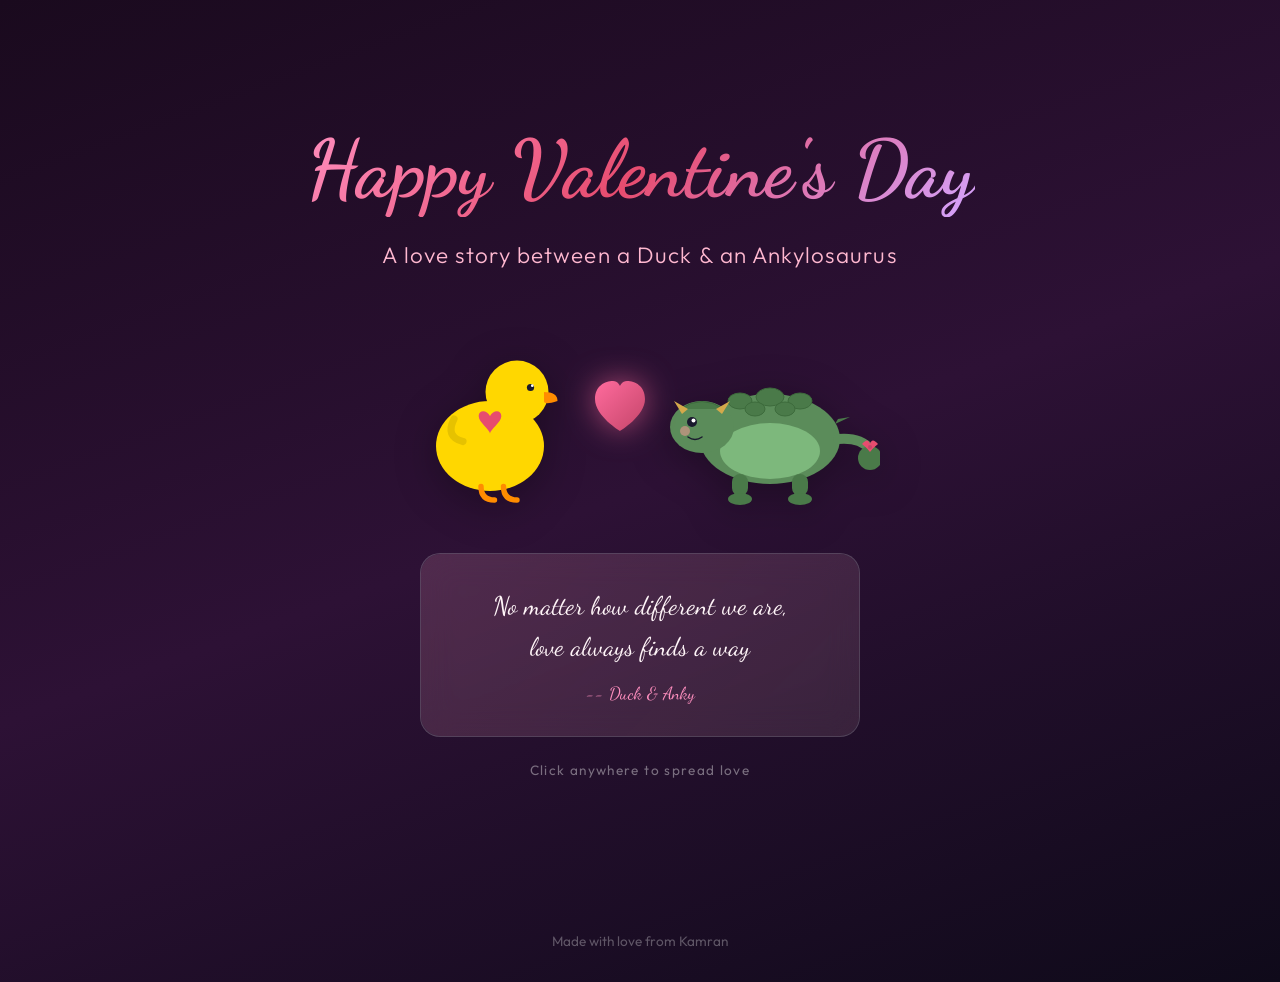
<file: valentines.html>
﻿<!DOCTYPE html>
<html lang="en">
<head>
  <meta charset="UTF-8" />
  <meta name="viewport" content="width=device-width, initial-scale=1.0" />
  <title>Happy Valentine's Day - Duck and Ankylosaurus</title>
  <meta name="description" content="A cute Valentine's Day page featuring an adorable duck and ankylosaurus, with floating hearts and love." />
  <meta property="og:title" content="Happy Valentine's Day - Duck and Ankylosaurus" />
  <meta property="og:description" content="An adorable duck and ankylosaurus Valentine's celebration with floating hearts." />
  <link rel="preconnect" href="https://fonts.googleapis.com" />
  <link rel="preconnect" href="https://fonts.gstatic.com" crossorigin />
  <link href="https://fonts.googleapis.com/css2?family=Dancing+Script:wght@400;700&family=Outfit:wght@300;400;600;700&display=swap" rel="stylesheet" />
  <link rel="stylesheet" href="style.css" />
</head>
<body>
  <div id="hearts-container" aria-hidden="true"></div>
  <div id="sparkles" aria-hidden="true"></div>

  <main>
    <section id="hero">
      <h1 class="title">Happy Valentine's Day</h1>
      <p class="subtitle">A love story between a Duck &amp; an Ankylosaurus</p>

      <div class="characters">
        <div class="character duck" id="duck-character">
          <svg viewBox="0 0 200 220" xmlns="http://www.w3.org/2000/svg">
            <ellipse cx="100" cy="150" rx="60" ry="50" fill="#FFD700"/>
            <circle cx="130" cy="90" r="35" fill="#FFD700"/>
            <path d="M70 145 Q50 140 60 120" stroke="#E6C200" stroke-width="8" fill="none" stroke-linecap="round"/>
            <circle cx="145" cy="85" r="4" fill="#1a1a2e"/>
            <circle cx="147" cy="83" r="1.5" fill="white"/>
            <path d="M160 90 Q175 90 175 100 Q160 105 160 100" fill="#FF8C00"/>
            <path d="M90 195 Q90 210 105 210" stroke="#FF8C00" stroke-width="6" fill="none" stroke-linecap="round"/>
            <path d="M115 195 Q115 210 130 210" stroke="#FF8C00" stroke-width="6" fill="none" stroke-linecap="round"/>
            <g transform="translate(100, 125) scale(0.7)" class="held-heart">
              <path d="M0-12 C-5-22 -18-22 -18-12 C-18-2 0 10 0 16 C0 10 18-2 18-12 C18-22 5-22 0-12Z" fill="#e74c6f"/>
            </g>
          </svg>
        </div>

        <div class="love-pulse" id="love-pulse">
          <svg viewBox="0 0 60 55" xmlns="http://www.w3.org/2000/svg">
            <defs>
              <linearGradient id="heartGrad" x1="0" y1="0" x2="1" y2="1">
                <stop offset="0%" stop-color="#ff6b9d"/>
                <stop offset="100%" stop-color="#c44569"/>
              </linearGradient>
            </defs>
            <path d="M30 50 C30 50 55 35 55 18 C55 5 45 0 37 0 C32 0 30 5 30 5 C30 5 28 0 23 0 C15 0 5 5 5 18 C5 35 30 50 30 50Z" fill="url(#heartGrad)"/>
          </svg>
        </div>

        <div class="character ankylosaurus" id="ankylosaurus-character">
          <svg viewBox="0 0 220 200" xmlns="http://www.w3.org/2000/svg">
            <ellipse cx="110" cy="130" rx="70" ry="45" fill="#5B8C5A"/>
            <ellipse cx="80" cy="92" rx="12" ry="8" fill="#4A7A49" stroke="#3D6B3C" stroke-width="1"/>
            <ellipse cx="110" cy="88" rx="14" ry="9" fill="#4A7A49" stroke="#3D6B3C" stroke-width="1"/>
            <ellipse cx="140" cy="92" rx="12" ry="8" fill="#4A7A49" stroke="#3D6B3C" stroke-width="1"/>
            <ellipse cx="95" cy="100" rx="10" ry="7" fill="#4A7A49" stroke="#3D6B3C" stroke-width="1"/>
            <ellipse cx="125" cy="100" rx="10" ry="7" fill="#4A7A49" stroke="#3D6B3C" stroke-width="1"/>
            <polygon points="42,115 30,108 45,110" fill="#4A7A49"/>
            <polygon points="45,130 28,128 42,125" fill="#4A7A49"/>
            <polygon points="175,115 190,108 178,110" fill="#4A7A49"/>
            <polygon points="178,130 195,128 180,125" fill="#4A7A49"/>
            <ellipse cx="110" cy="142" rx="50" ry="28" fill="#7DB87C"/>
            <ellipse cx="42" cy="118" rx="32" ry="26" fill="#5B8C5A"/>
            <path d="M20 100 Q42 85 64 100" fill="#4A7A49" stroke="#3D6B3C" stroke-width="1"/>
            <polygon points="22,105 14,92 28,100" fill="#D4A94B"/>
            <polygon points="62,105 70,92 56,100" fill="#D4A94B"/>
            <circle cx="32" cy="113" r="5" fill="#1a1a2e"/>
            <circle cx="33.5" cy="111.5" r="2" fill="white"/>
            <circle cx="25" cy="122" r="5" fill="#ff9999" opacity="0.5"/>
            <path d="M28 128 Q35 133 42 128" stroke="#1a1a2e" stroke-width="1.5" fill="none" stroke-linecap="round"/>
            <rect x="72" y="165" width="16" height="22" rx="8" fill="#4A7A49"/>
            <rect x="132" y="165" width="16" height="22" rx="8" fill="#4A7A49"/>
            <ellipse cx="80" cy="190" rx="12" ry="6" fill="#4A7A49"/>
            <ellipse cx="140" cy="190" rx="12" ry="6" fill="#4A7A49"/>
            <path d="M178 130 Q200 128 210 140 Q215 148 208 150" stroke="#5B8C5A" stroke-width="10" fill="none" stroke-linecap="round"/>
            <circle cx="210" cy="149" r="12" fill="#4A7A49"/>
            <g transform="translate(210, 140)" class="tail-bow">
              <path d="M-8,-5 Q-2,-12 0,-5 Q2,-12 8,-5 Q2,0 0,3 Q-2,0 -8,-5Z" fill="#e74c6f"/>
              <circle cx="0" cy="-2" r="2" fill="#c44569"/>
            </g>
          </svg>
        </div>
      </div>

      <div class="love-card" id="love-card">
        <p class="love-text">
          No matter how different we are,<br/>
          love always finds a way
        </p>
        <p class="love-signature">-- Duck &amp; Anky</p>
      </div>

      <p class="hint">Click anywhere to spread love</p>
    </section>
  </main>

  <footer>
    <p>Made with love from Kamran</p>
  </footer>

<div id="secret-heart" style="display:none; position:fixed; top:40%; left:50%; transform:translate(-50%, -50%); z-index:200; font-family:'Dancing Script', cursive; font-size:2rem; color:#ff69b4; text-align:center;">
  💖 Love you Princess 💖
</div>

  <script src="script.js"></script>
</body>
</html>
</file>
<file: style.css>
﻿/* ============================================
   Valentine's Day — Duck & Ankylosaurus
   ============================================ */

*,
*::before,
*::after {
  margin: 0;
  padding: 0;
  box-sizing: border-box;
}

:root {
  --pink-light: #ffe6f0;
  --pink: #ff8fbf;
  --pink-deep: #e74c6f;
  --rose: #c44569;
  --red: #e63946;
  --purple-soft: #d4a5ff;
  --bg-gradient-start: #1a0a1e;
  --bg-gradient-mid: #2d1135;
  --bg-gradient-end: #0f0a1a;
  --card-bg: rgba(255, 255, 255, 0.08);
  --card-border: rgba(255, 255, 255, 0.15);
  --text-primary: #fff5f8;
  --text-secondary: #ffb8d0;
  --font-display: 'Dancing Script', cursive;
  --font-body: 'Outfit', sans-serif;
}

html {
  scroll-behavior: smooth;
}

body {
  font-family: var(--font-body);
  background: linear-gradient(160deg, var(--bg-gradient-start), var(--bg-gradient-mid), var(--bg-gradient-end));
  color: var(--text-primary);
  min-height: 100vh;
  overflow-x: hidden;
  position: relative;
}

/* ---- Floating Hearts Container ---- */
#hearts-container {
  position: fixed;
  inset: 0;
  pointer-events: none;
  z-index: 0;
  overflow: hidden;
}

.floating-heart {
  position: absolute;
  bottom: -60px;
  opacity: 0;
  animation: floatUp var(--duration) var(--delay) ease-in forwards;
  pointer-events: none;
  filter: blur(0.5px);
}

@keyframes floatUp {
  0% {
    opacity: 0;
    transform: translateY(0) translateX(0) rotate(0deg) scale(var(--scale));
  }
  10% {
    opacity: var(--max-opacity);
  }
  50% {
    opacity: var(--max-opacity);
  }
  100% {
    opacity: 0;
    transform: translateY(calc(-100vh - 100px)) translateX(var(--sway)) rotate(var(--rotation)) scale(var(--scale));
  }
}

/* Click burst hearts */
.burst-heart {
  position: fixed;
  pointer-events: none;
  z-index: 100;
  animation: burstOut var(--burst-duration) ease-out forwards;
}

@keyframes burstOut {
  0% {
    opacity: 1;
    transform: translate(0, 0) scale(1) rotate(0deg);
  }
  100% {
    opacity: 0;
    transform: translate(var(--burst-x), var(--burst-y)) scale(0.3) rotate(var(--burst-rot));
  }
}

/* ---- Sparkles ---- */
#sparkles {
  position: fixed;
  inset: 0;
  pointer-events: none;
  z-index: 0;
}

.sparkle {
  position: absolute;
  width: 4px;
  height: 4px;
  background: white;
  border-radius: 50%;
  animation: sparkleAnim var(--sparkle-dur) var(--sparkle-delay) ease-in-out infinite;
  opacity: 0;
}

@keyframes sparkleAnim {
  0%, 100% { opacity: 0; transform: scale(0); }
  50% { opacity: 0.8; transform: scale(1); }
}

/* ---- Main ---- */
main {
  position: relative;
  z-index: 1;
}

#hero {
  display: flex;
  flex-direction: column;
  align-items: center;
  justify-content: center;
  min-height: 100vh;
  padding: 2rem 1rem;
  text-align: center;
  gap: 1.5rem;
}

/* ---- Title ---- */
.title {
  font-family: var(--font-display);
  font-size: clamp(2.5rem, 7vw, 5rem);
  font-weight: 700;
  background: linear-gradient(135deg, var(--pink), var(--pink-deep), var(--purple-soft));
  background-clip: text;
  -webkit-background-clip: text;
  -webkit-text-fill-color: transparent;
  text-shadow: none;
  animation: titleGlow 3s ease-in-out infinite alternate;
  line-height: 1.2;
}

@keyframes titleGlow {
  0% { filter: drop-shadow(0 0 8px rgba(231, 76, 111, 0.4)); }
  100% { filter: drop-shadow(0 0 20px rgba(231, 76, 111, 0.7)); }
}

.subtitle {
  font-family: var(--font-body);
  font-size: clamp(1rem, 2.5vw, 1.4rem);
  font-weight: 300;
  color: var(--text-secondary);
  letter-spacing: 0.05em;
  opacity: 0;
  animation: fadeInUp 1s 0.5s ease-out forwards;
}

@keyframes fadeInUp {
  from { opacity: 0; transform: translateY(20px); }
  to { opacity: 1; transform: translateY(0); }
}

/* ---- Characters ---- */
.characters {
  display: flex;
  align-items: flex-end;
  justify-content: center;
  gap: 20px;
  margin: 1rem 0;
  opacity: 0;
  animation: fadeInUp 1s 0.8s ease-out forwards;
}

.character {
  transition: transform 0.3s ease;
}

.character:hover {
  transform: scale(1.08);
}

.character.duck svg {
  width: clamp(120px, 20vw, 180px);
  height: auto;
  filter: drop-shadow(0 8px 20px rgba(0,0,0,0.3));
}

.character.ankylosaurus svg {
  width: clamp(140px, 25vw, 220px);
  height: auto;
  filter: drop-shadow(0 8px 20px rgba(0,0,0,0.3));
}

.character.duck {
  animation: gentleBob 3s ease-in-out infinite;
  }

.character.ankylosaurus {
  animation: gentleBob 3s 0.5s ease-in-out infinite;
}

@keyframes gentleBob {
  0%, 100% { transform: translateY(0); }
  50% { transform: translateY(-8px); }
}

/* ---- Love Pulse Heart ---- */
.love-pulse {
  width: clamp(40px, 6vw, 60px);
  margin: 0 -10px;
  align-self: center;
  animation: heartbeat 1.2s ease-in-out infinite;
  filter: drop-shadow(0 0 15px rgba(255, 107, 157, 0.6));
  z-index: 2;
}

@keyframes heartbeat {
  0%, 100% { transform: scale(1); }
  15% { transform: scale(1.25); }
  30% { transform: scale(1); }
  45% { transform: scale(1.15); }
  60% { transform: scale(1); }
}

/* Held heart glow */
.held-heart {
  animation: heldHeartGlow 2s ease-in-out infinite alternate;
}

@keyframes heldHeartGlow {
  0% { filter: drop-shadow(0 0 3px rgba(231, 76, 111, 0.4)); }
  100% { filter: drop-shadow(0 0 10px rgba(231, 76, 111, 0.9)); }
}

/* Tail bow wiggle */
.tail-bow {
  animation: wiggleBow 2s ease-in-out infinite;
  transform-origin: center;
}

@keyframes wiggleBow {
  0%, 100% { transform: translate(210px, 140px) rotate(0deg) translate(-210px, -140px); }
  50% { transform: translate(210px, 140px) rotate(10deg) translate(-210px, -140px); }
}

/* ---- Love Card ---- */
.love-card {
  background: var(--card-bg);
  backdrop-filter: blur(16px);
  -webkit-backdrop-filter: blur(16px);
  border: 1px solid var(--card-border);
  border-radius: 20px;
  padding: 2rem 2.5rem;
  max-width: 440px;
  width: 90%;
  opacity: 0;
  animation: fadeInUp 1s 1.2s ease-out forwards;
  position: relative;
  overflow: hidden;
}

.love-card::before {
  content: '';
  position: absolute;
  inset: 0;
  background: linear-gradient(135deg, rgba(255, 107, 157, 0.1), rgba(196, 69, 105, 0.05));
  border-radius: 20px;
}

.love-text {
  font-family: var(--font-display);
  font-size: clamp(1.2rem, 3vw, 1.6rem);
  line-height: 1.6;
  color: var(--text-primary);
  position: relative;
  z-index: 1;
}

.love-signature {
  font-family: var(--font-display);
  font-size: 1.1rem;
  color: var(--pink);
  margin-top: 1rem;
  position: relative;
  z-index: 1;
}

/* ---- Hint ---- */
.hint {
  font-size: 0.85rem;
  color: rgba(255, 255, 255, 0.4);
  letter-spacing: 0.1em;
  opacity: 0;
  animation: fadeInUp 1s 1.8s ease-out forwards;
}

/* ---- Footer ---- */
footer {
  position: relative;
  z-index: 1;
  text-align: center;
  padding: 2rem;
  color: rgba(255, 255, 255, 0.3);
  font-size: 0.85rem;
}

/* ---- Responsive ---- */
@media (max-width: 1000px) {
  .characters {
    flex-direction: row;  /* keep them side by side */
    align-items: flex-end;
    gap: 10px;            /* smaller gap for mobile */
  }
  .love-pulse {
    order: 0;             /* keep heart in normal flow */
    margin: 0 0 0 10px;   /* optional spacing if needed */
  }
}
</file>
